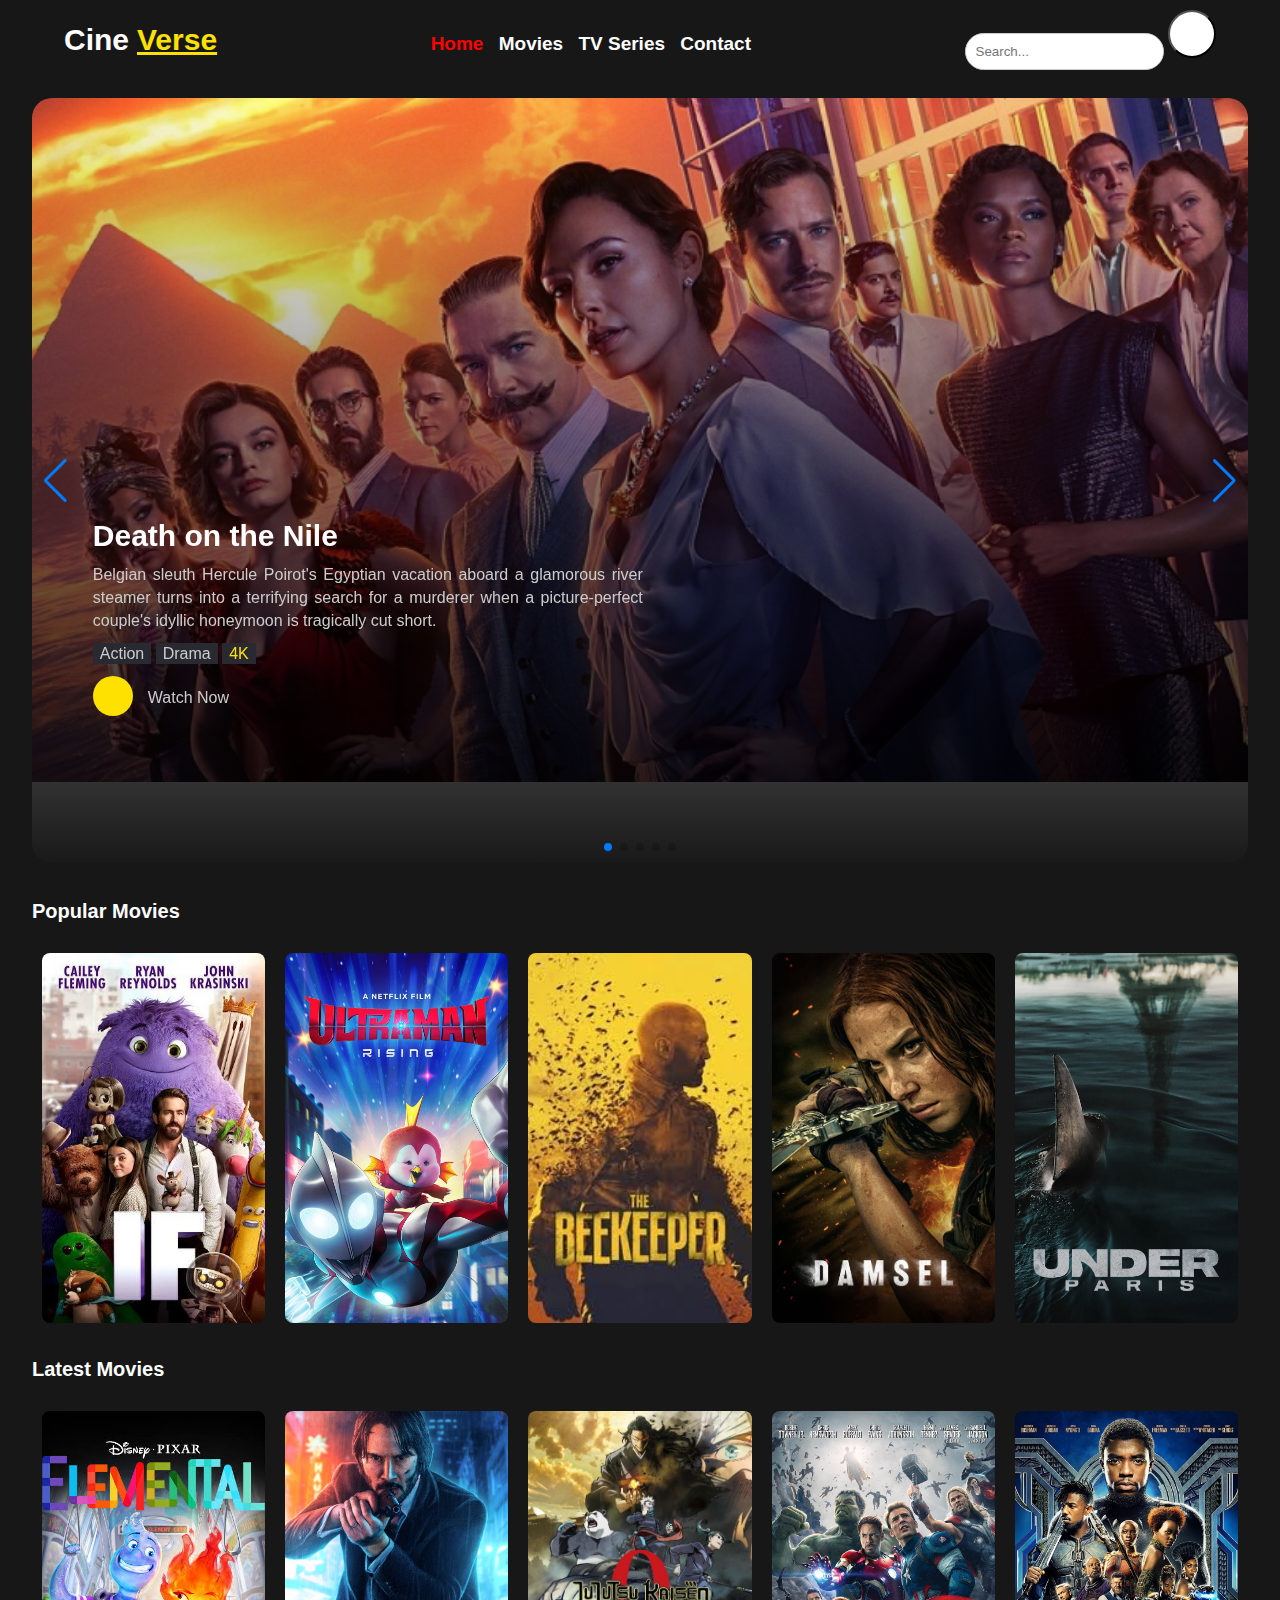
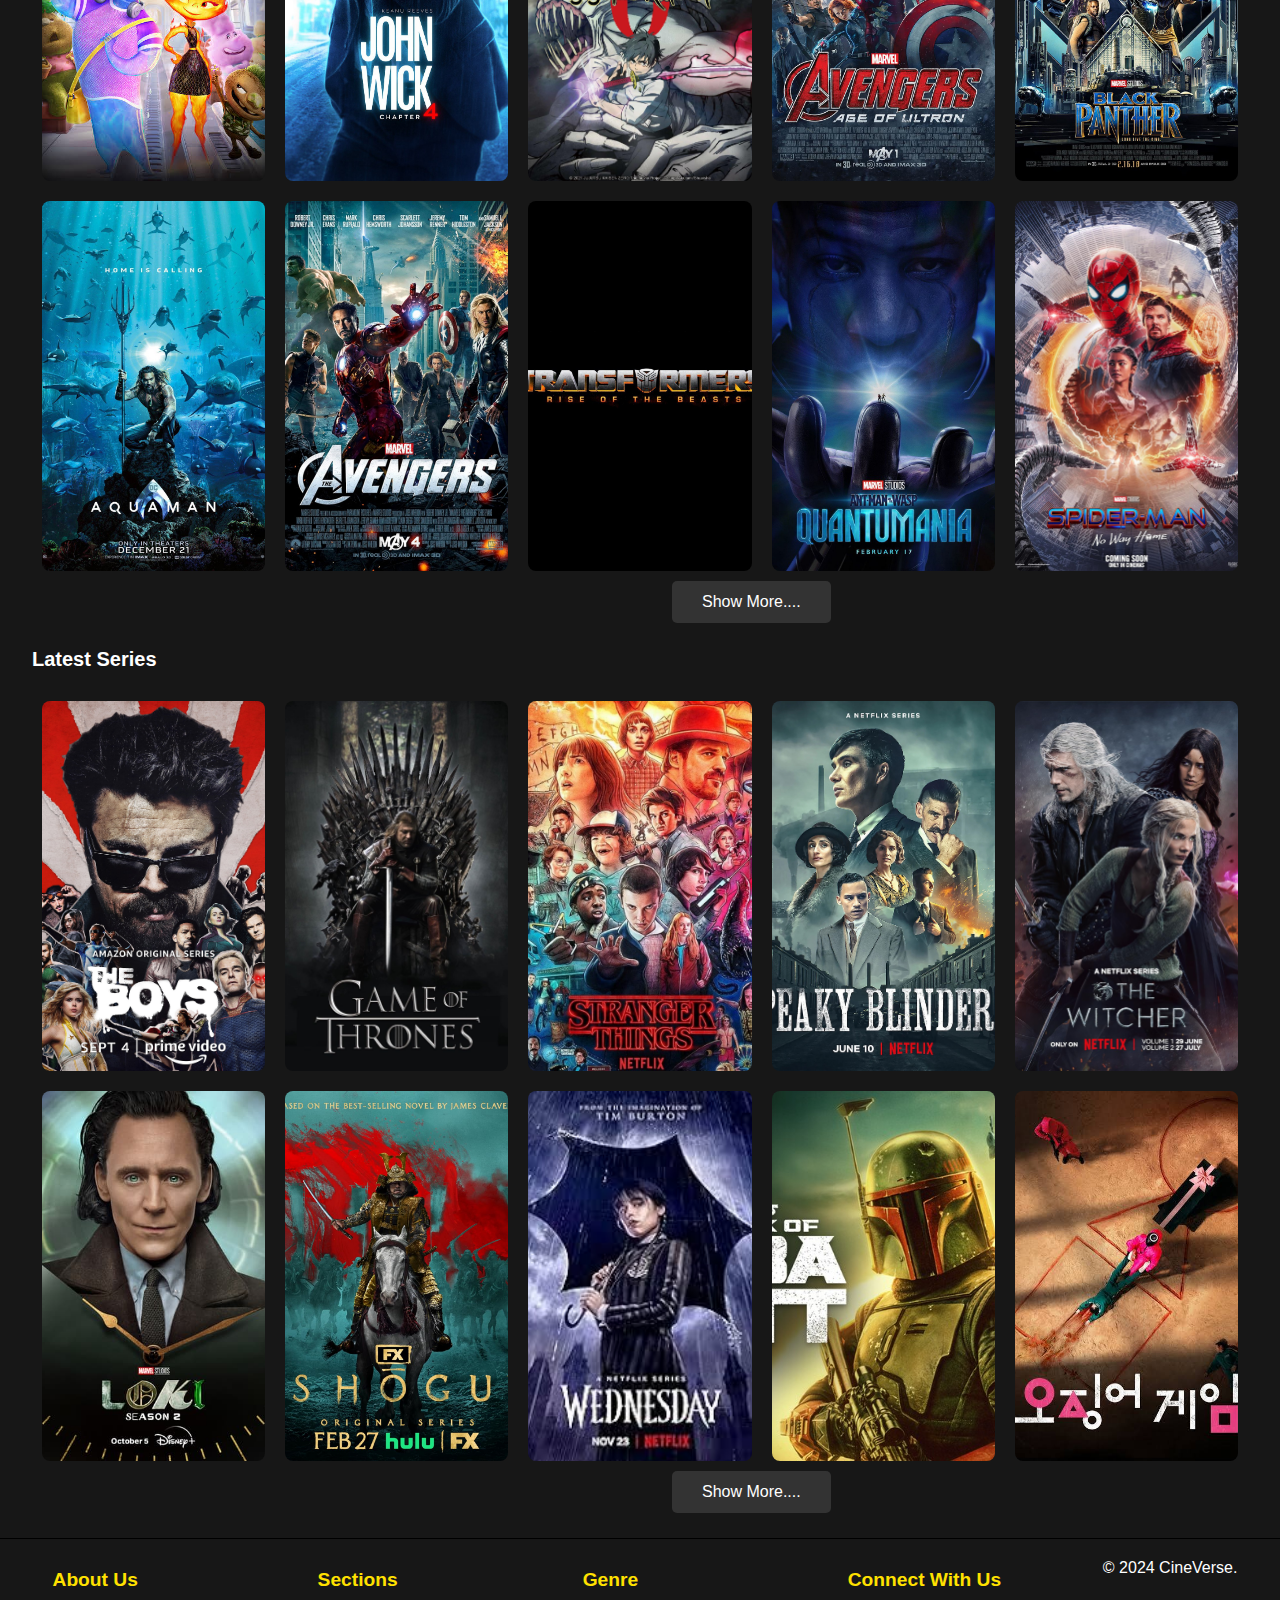
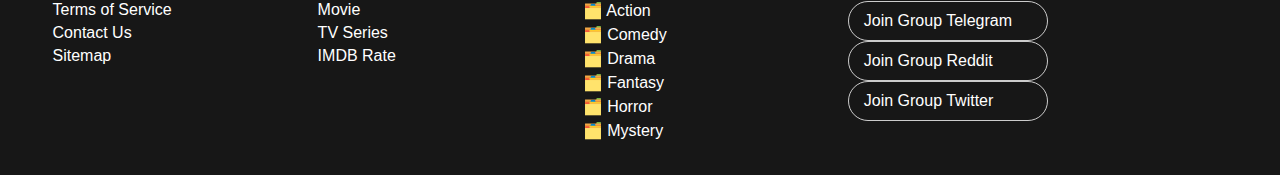
<file: index.html>
<!DOCTYPE html>
<html>
<head>
	<meta charset="utf-8">
	<meta name="viewport" content="width=device-width, initial-scale=1">
	<title>index/Home</title>
	<link rel="stylesheet" type="text/css" href="style.css">
	<link rel="stylesheet" href="video.css">
	<link rel="stylesheet" href="https://cdnjs.cloudflare.com/ajax/libs/font-awesome/6.5.2/css/all.min.css" integrity="sha512-SnH5WK+bZxgPHs44uWIX+LLJAJ9/2PkPKZ5QiAj6Ta86w+fsb2TkcmfRyVX3pBnMFcV7oQPJkl9QevSCWr3W6A==" crossorigin="anonymous" referrerpolicy="no-referrer" />
	<link rel="stylesheet" href="https://cdn.jsdelivr.net/npm/swiper@11/swiper-bundle.min.css" />
	<link href="https://cdn.jsdelivr.net/npm/bootstrap@5.0.2/dist/css/bootstrap.min.css" rel="stylesheet" integrity="sha384-EVSTQN3/azprG1Anm3QDgpJLIm9Nao0Yz1ztcQTwFspd3yD65VohhpuuCOmLASjC" crossorigin="anonymous">
</head>
<body>
	<section>

		<nav>
			
			<div class="logo">
                <a href="index.html">
                    <h1>Cine<span>Verse</span></h1>
                </a>
                
            </div>

			<div class="right">
				
				<ul>
					<li><a href="index.html" id="home-link">Home</a></li>
					<li><a href="movies.html" id="movies-link"> Movies</a></li>
					<li><a href="series.html" id="series-link">TV Series</a></li>
					<!-- <li><a href="#">Cartoons</a></li> -->
					<li><a href="contact.html" id="contact-link">Contact</a></li>
				</ul>

			</div>
			<div class="search">
            <input type="text" placeholder="Search...">
            <button type="submit"><i class="fa-solid fa-magnifying-glass"></i></button>
        	</div>

		</nav>


		<div class="swiper mySwiper">

			<!-- 1 -->
    		<div class="swiper-wrapper">
      			<div class="swiper-slide">
      				
      				<div class="image">
      					
      					<div class="black">
      						<h1>Death on the Nile</h1>
      						<div class="star">
      						<i class="fa-solid fa-star"></i>
      						<i class="fa-solid fa-star"></i>
      						<i class="fa-solid fa-star"></i>
      						<i class="fa-solid fa-star-half-stroke"></i>
      						<i class="fa-regular fa-star"></i>
      						</div>
      					

      					<p>
      						Belgian sleuth Hercule Poirot's Egyptian vacation aboard a glamorous river steamer turns into a terrifying search for a murderer when a picture-perfect couple's idyllic honeymoon is tragically cut short.
      					</p>
      					<div class="genre">
      						<a href="#" class="category">Action</a>
      						<a href="#" class="category">Drama</a>
      						<a href="#" class="category"><span>4K</span></a>
      					</div>
      					<div class="watch">
      						<i class="fa-solid fa-play"></i>
      						<p>Watch Now</p>
      					</div>
      				</div>
      					<img src="movie/image.webp">
      				</div>
      			
      			</div>
      			<!-- 2 -->
      			<div class="swiper-slide">
      				
      				<div class="image">
      					
      					<div class="black">
      						<h1>Bad Boys: Ride or Die</h1>
      						<div class="star">
      						<i class="fa-solid fa-star"></i>
      						<i class="fa-solid fa-star"></i>
      						<i class="fa-solid fa-star"></i>
      						<i class="fa-solid fa-star-half-stroke"></i>
      						<i class="fa-regular fa-star"></i>
      						</div>
      					

      					<p>
      						When their late police captain gets linked to drug cartels, wisecracking Miami cops Mike Lowrey and Marcus Burnett embark on a dangerous mission to clear his name.
      					</p>
      					<div class="genre">
      						<a href="#" class="category">Action</a>
      						<a href="#" class="category">Drama</a>
      						<a href="#" class="category"><span>4K</span></a>
      					</div>
      					<div class="watch">
      						<i class="fa-solid fa-play"></i>
      						<p>Watch Now</p>
      					</div>
      				</div>
      					<img src="movie/images1.webp">
      				</div>
      			
      			</div>

      			<!-- 3 -->
      			<div class="swiper-slide">
      				
      				<div class="image">
      					
      					<div class="black">
      						<h1>Avengers: Endgame</h1>
      						<div class="star">
      						<i class="fa-solid fa-star"></i>
      						<i class="fa-solid fa-star"></i>
      						<i class="fa-solid fa-star"></i>
      						<i class="fa-solid fa-star-half-stroke"></i>
      						<i class="fa-regular fa-star"></i>
      						</div>
      					

      					<p>
      						After Thanos, an intergalactic warlord, disintegrates half of the universe, the Avengers must reunite and assemble again to reinvigorate their trounced allies and restore balance
      					</p>
      					<div class="genre">
      						<a href="#" class="category">Action</a>
      						<a href="#" class="category">Drama</a>
      						<a href="#" class="category"><span>4K</span></a>
      					</div>
      					<div class="watch">
      						<i class="fa-solid fa-play"></i>
      						<p>Watch Now</p>
      					</div>
      				</div>
      					<img src="movie/image2.jpg">
      				</div>
      			
      			</div>

      			<!-- 4 -->
      			<div class="swiper-slide">
      				
      				<div class="image">
      					
      					<div class="black">
      						<h1>Bullet Train</h1>
      						<div class="star">
      						<i class="fa-solid fa-star"></i>
      						<i class="fa-solid fa-star"></i>
      						<i class="fa-solid fa-star"></i>
      						<i class="fa-solid fa-star-half-stroke"></i>
      						<i class="fa-regular fa-star"></i>
      						</div>
      					

      					<p>
      						Ladybug, a professional assassin, is assigned to retrieve a briefcase from a bullet train. Soon, he finds himself battling many other killers who board the same train but with a different objective.
      					</p>
      					<div class="genre">
      						<a href="#" class="category">Action</a>
      						<a href="#" class="category">Drama</a>
      						<a href="#" class="category"><span>4K</span></a>
      					</div>
      					<div class="watch">
      						<i class="fa-solid fa-play"></i>
      						<p>Watch Now</p>
      					</div>
      				</div>
      					<img src="movie/image3.jpg">
      				</div>
      			
      			</div>

      			<!-- 5 -->
      			<div class="swiper-slide">
      				
      				<div class="image">
      					
      					<div class="black">
      						<h1>Inside Out 2</h1>
      						<div class="star">
      						<i class="fa-solid fa-star"></i>
      						<i class="fa-solid fa-star"></i>
      						<i class="fa-solid fa-star"></i>
      						<i class="fa-solid fa-star-half-stroke"></i>
      						<i class="fa-regular fa-star"></i>
      						</div>
      					

      					<p>
      						Teenager Riley's mind headquarters is undergoing a sudden demolition to make room for something entirely unexpected: new Emotions! Joy, Sadness, Anger, Fear and Disgust, who’ve long been running a successful operation by all accounts, aren’t sure how to feel when Anxiety shows up. And it looks like she’s not alone.
      					</p>
      					<div class="genre">
      						<a href="#" class="category">Action</a>
      						<a href="#" class="category">Drama</a>
      						<a href="#" class="category"><span>4K</span></a>
      					</div>
      					<div class="watch">
      						<i class="fa-solid fa-play"></i>
      						<p>Watch Now</p>
      					</div>
      				</div>
      					<img src="movie/image4.jpg">
      				</div>
      			
      			</div>











    		</div>
    		<div class="swiper-button-next"></div>
    		<div class="swiper-button-prev"></div>
    		<div class="swiper-pagination"></div>
  </div>

	</section>

	<div class="second">
		<div class="latest">
			<h1>Popular Movies</h1>
			<div class="box">
				<div class="card">
					<div class="details">
						<div class="left">
							<p class="name">IF</p>
							<div class="data_quality">
								<p class="quality">HD</p>
								<p class="data">2024</p>
							</div>
							<p class="category">Animation/Comedy</p>
							<div class="info">
								<div class="rate">
									<i class="fa-solid fa-star"></i>
									<p>9.2</p>
								</div>
								<div class="time">
									<i class="fa-regular fa-clock"></i>
									<p>104min</p>
								</div>
							</div>
						</div>
						<div class="right">
							<i class="fa-solid fa-play"></i>
						</div>
					</div>
					<img src="movie/image5.jpg">
				</div>
				<div class="card">
					<div class="details">
						<div class="left">
							<p class="name">Ultraman: Rising</p>
							<div class="data_quality">
								<p class="quality">HD</p>
								<p class="data">2024</p>
							</div>
							<p class="category">Action/Sci-fi</p>
							<div class="info">
								<div class="rate">
									<i class="fa-solid fa-star"></i>
									<p>9.2</p>
								</div>
								<div class="time">
									<i class="fa-regular fa-clock"></i>
									<p>117min</p>
								</div>
							</div>
						</div>
						<div class="right">
							<i class="fa-solid fa-play"></i>
						</div>
					</div>
					<img src="movie/image6.jpg">
				</div>
				<div class="card">
					<div class="details">
						<div class="left">
							<p class="name">The Beekeeper</p>
							<div class="data_quality">
								<p class="quality">HD</p>
								<p class="data">2024</p>
							</div>
							<p class="category">Action/Thriller</p>
							<div class="info">
								<div class="rate">
									<i class="fa-solid fa-star"></i>
									<p>9.2</p>
								</div>
								<div class="time">
									<i class="fa-regular fa-clock"></i>
									<p>105min</p>
								</div>
							</div>
						</div>
						<div class="right">
							<i class="fa-solid fa-play"></i>
						</div>
					</div>
					<img src="movie/image7.jpg">
				</div>
				<div class="card">
					<div class="details">
						<div class="left">
							<p class="name">Damsel</p>
							<div class="data_quality">
								<p class="quality">HD</p>
								<p class="data">2024</p>
							</div>
							<p class="category">Action/Adventure</p>
							<div class="info">
								<div class="rate">
									<i class="fa-solid fa-star"></i>
									<p>9.2</p>
								</div>
								<div class="time">
									<i class="fa-regular fa-clock"></i>
									<p>110min</p>
								</div>
							</div>
						</div>
						<div class="right">
							<i class="fa-solid fa-play"></i>
						</div>
					</div>
					<img src="movie/image8.jpg">
				</div>
				<div class="card">
					<div class="details">
						<div class="left">
							<p class="name">Under Paris</p>
							<div class="data_quality">
								<p class="quality">HD</p>
								<p class="data">2024</p>
							</div>
							<p class="category">Horror/Action</p>
							<div class="info">
								<div class="rate">
									<i class="fa-solid fa-star"></i>
									<p>9.2</p>
								</div>
								<div class="time">
									<i class="fa-regular fa-clock"></i>
									<p>117min</p>
								</div>
							</div>
						</div>
						<div class="right">
							<i class="fa-solid fa-play"></i>
						</div>
					</div>
					<img src="movie/image9.jpg">
				</div>








			</div>
		</div>
	</div>






	<div class="second">
		<div class="latest">
			<h1>Latest Movies</h1>
			<div class="box">
				<div class="card">
					<div class="details">
						<div class="left">
							<p class="name">Elemental</p>
							<div class="data_quality">
								<p class="quality">HD</p>
								<p class="data">2023</p>
							</div>
							<p class="category">Family/Romance</p>
							<div class="info">
								<div class="rate">
									<i class="fa-solid fa-star"></i>
									<p>7</p>
								</div>
								<div class="time">
									<i class="fa-regular fa-clock"></i>
									<p>109min</p>
								</div>
							</div>
						</div>
						<div class="right">
							<a href="elemental.html"><i class="fa-solid fa-play"></i></a>
						</div>
					</div>
					<img src="movie/image10.jpg">
				</div>
				<div class="card">
					<div class="details">
						<div class="left">
							<p class="name">John Wick</p>
							<div class="data_quality">
								<p class="quality">HD</p>
								<p class="data">2023</p>
							</div>
							<p class="category">Action/Thriller</p>
							<div class="info">
								<div class="rate">
									<i class="fa-solid fa-star"></i>
									<p>7.7</p>
								</div>
								<div class="time">
									<i class="fa-regular fa-clock"></i>
									<p>169min</p>
								</div>
							</div>
						</div>
						<div class="right">
							<i class="fa-solid fa-play"></i>
						</div>
					</div>
					<img src="movie/55.jpeg">
				</div>
				<div class="card">
					<div class="details">
						<div class="left">
							<p class="name">Jujutsu Kaisen 0</p>
							<div class="data_quality">
								<p class="quality">4K</p>
								<p class="data">2021</p>
							</div>
							<p class="category">Action/Fantasy</p>
							<div class="info">
								<div class="rate">
									<i class="fa-solid fa-star"></i>
									<p>7.8</p>
								</div>
								<div class="time">
									<i class="fa-regular fa-clock"></i>
									<p>105min</p>
								</div>
							</div>
						</div>
						<div class="right">
							<i class="fa-solid fa-play"></i>
						</div>
					</div>
					<img src="movie/41.jpg">
				</div>
				<div class="card">
					<div class="details">
						<div class="left">
							<p class="name">Avenger:Age of Ultron</p>
							<div class="data_quality">
								<p class="quality">HD</p>
								<p class="data">2015</p>
							</div>
							<p class="category">Sci-fic/Action</p>
							<div class="info">
								<div class="rate">
									<i class="fa-solid fa-star"></i>
									<p>7.3</p>
								</div>
								<div class="time">
									<i class="fa-regular fa-clock"></i>
									<p>141min</p>
								</div>
							</div>
						</div>
						<div class="right">
							<i class="fa-solid fa-play"></i>
						</div>
					</div>
					<img src="movie/28.jpg">
				</div>
				<div class="card">
					<div class="details">
						<div class="left">
							<p class="name">Black Panther</p>
							<div class="data_quality">
								<p class="quality">HD</p>
								<p class="data">2018</p>
							</div>
							<p class="category">Sci-fi/Action</p>
							<div class="info">
								<div class="rate">
									<i class="fa-solid fa-star"></i>
									<p>7.3</p>
								</div>
								<div class="time">
									<i class="fa-regular fa-clock"></i>
									<p>135min</p>
								</div>
							</div>
						</div>
						<div class="right">
							<i class="fa-solid fa-play"></i>
						</div>
					</div>
					<img src="movie/51.jpeg">
				</div>










			</div>
			<!-- ---------------------------- -->
			<div class="box">
				<div class="card">
					<div class="details">
						<div class="left">
							<p class="name">Aquaman</p>
							<div class="data_quality">
								<p class="quality">HD</p>
								<p class="data">2018</p>
							</div>
							<p class="category">Action/Fantasy</p>
							<div class="info">
								<div class="rate">
									<i class="fa-solid fa-star"></i>
									<p>6.8</p>
								</div>
								<div class="time">
									<i class="fa-regular fa-clock"></i>
									<p>143min</p>
								</div>
							</div>
						</div>
						<div class="right">
							<i class="fa-solid fa-play"></i>
						</div>
					</div>
					<img src="movie/52.jpeg">
				</div>
				<div class="card">
					<div class="details">
						<div class="left">
							<p class="name">Avengers</p>
							<div class="data_quality">
								<p class="quality">4K</p>
								<p class="data">2012</p>
							</div>
							<p class="category">Action/Sci-fi</p>
							<div class="info">
								<div class="rate">
									<i class="fa-solid fa-star"></i>
									<p>9.2</p>
								</div>
								<div class="time">
									<i class="fa-regular fa-clock"></i>
									<p>117min</p>
								</div>
							</div>
						</div>
						<div class="right">
							<i class="fa-solid fa-play"></i>
						</div>
					</div>
					<img src="movie/32.jpg">
				</div>
				<div class="card">
					<div class="details">
						<div class="left">
							<p class="name">Transformers:Rise of the beast</p>
							<div class="data_quality">
								<p class="quality">HD</p>
								<p class="data">2023</p>
							</div>
							<p class="category">Action/Sci-fi</p>
							<div class="info">
								<div class="rate">
									<i class="fa-solid fa-star"></i>
									<p>7</p>
								</div>
								<div class="time">
									<i class="fa-regular fa-clock"></i>
									<p>144min</p>
								</div>
							</div>
						</div>
						<div class="right">
							<i class="fa-solid fa-play"></i>
						</div>
					</div>
					<img src="movie/56.jpeg">
				</div>
				<div class="card">
					<div class="details">
						<div class="left">
							<p class="name">Ant Man:Quantumania</p>
							<div class="data_quality">
								<p class="quality">HD</p>
								<p class="data">2023</p>
							</div>
							<p class="category">Action/Adventure</p>
							<div class="info">
								<div class="rate">
									<i class="fa-solid fa-star"></i>
									<p>9.2</p>
								</div>
								<div class="time">
									<i class="fa-regular fa-clock"></i>
									<p>110min</p>
								</div>
							</div>
						</div>
						<div class="right">
							<i class="fa-solid fa-play"></i>
						</div>
					</div>
					<img src="movie/60.jpeg">
				</div>
				<div class="card">
					<div class="details">
						<div class="left">
							<p class="name">Spiderman:No Way Home</p>
							<div class="data_quality">
								<p class="quality">4K</p>
								<p class="data">2024</p>
							</div>
							<p class="category">Sci-fi/Action</p>
							<div class="info">
								<div class="rate">
									<i class="fa-solid fa-star"></i>
									<p>9.2</p>
								</div>
								<div class="time">
									<i class="fa-regular fa-clock"></i>
									<p>117min</p>
								</div>
							</div>
						</div>
						<div class="right">
							<i class="fa-solid fa-play"></i>
						</div>
					</div>
					<img src="movie/47.jpg">
				</div>

			








			</div>
			<!-- ---------------------------- -->
			<a href="movies.html" class="btn">Show More....</a>
		</div>
	</div>




	<div class="second">
		<div class="latest">
			<h1>Latest Series</h1>
			<div class="box">
				<div class="card">
                    <div class="details">
                        <div class="left">
                            <p class="name">The Boys</p>
                            <div class="data_quality">
                                <p class="quality">HD</p>
                                <p class="data">2019</p>
                            </div>
                            <p class="category">Action/Drama</p>
                            <div class="info">
                                <div class="rate">
                                    <i class="fa-solid fa-star"></i>
                                    <p>9.1</p>
                                </div>
                                <div class="time">
                                    <i class="fa-solid fa-tv"></i>
                                    <p>SS 4/EPS 07</p>
                                </div>
                            </div>
                        </div>
                        <div class="right">
                            <a href="theboys.html"><i class="fa-solid fa-play"></i></a>
                        </div>
                    </div>
                    <img src="movie/18.jpeg">
                </div>
				<div class="card">
                    <div class="details">
                        <div class="left">
                            <p class="name">Game of Throne</p>
                            <div class="data_quality">
                                <p class="quality">HD</p>
                                <p class="data">2011</p>
                            </div>
                            <p class="category">Action/Drama</p>
                            <div class="info">
                                <div class="rate">
                                    <i class="fa-solid fa-star"></i>
                                    <p>9.1</p>
                                </div>
                                <div class="time">
                                    <i class="fa-solid fa-tv"></i>
                                    <p>SS 8/EPS 07</p>
                                </div>
                            </div>
                        </div>
                        <div class="right">
                            <a href="theboys.html"><i class="fa-solid fa-play"></i></a>
                        </div>
                    </div>
                    <img src="movie/31.jpg">
                </div>
				<div class="card">
                    <div class="details">
                        <div class="left">
                            <p class="name">Stranger Things</p>
                            <div class="data_quality">
                                <p class="quality">HD</p>
                                <p class="data">2016</p>
                            </div>
                            <p class="category">Horror/Drama</p>
                            <div class="info">
                                <div class="rate">
                                    <i class="fa-solid fa-star"></i>
                                    <p>9.0</p>
                                </div>
                                <div class="time">
                                    <i class="fa-solid fa-tv"></i>
                                    <p>SS 4/EPS 09</p>
                                </div>
                            </div>
                        </div>
                        <div class="right">
                            <a href="theboys.html"><i class="fa-solid fa-play"></i></a>
                        </div>
                    </div>
                    <img src="movie/image13.jpg">
                </div>
				<div class="card">
                    <div class="details">
                        <div class="left">
                            <p class="name">Peaky Blinders</p>
                            <div class="data_quality">
                                <p class="quality">HD</p>
                                <p class="data">2013</p>
                            </div>
                            <p class="category">Drama</p>
                            <div class="info">
                                <div class="rate">
                                    <i class="fa-solid fa-star"></i>
                                    <p>9.5</p>
                                </div>
                                <div class="time">
                                    <i class="fa-solid fa-tv"></i>
                                    <p>SS 6/EPS 06</p>
                                </div>
                            </div>
                        </div>
                        <div class="right">
                            <a href="theboys.html"><i class="fa-solid fa-play"></i></a>
                        </div>
                    </div>
                    <img src="movie/45.jpg">
                </div>
				<div class="card">
                    <div class="details">
                        <div class="left">
                            <p class="name">The Witcher</p>
                            <div class="data_quality">
                                <p class="quality">HD</p>
                                <p class="data">2019</p>
                            </div>
                            <p class="category">Action/Drama</p>
                            <div class="info">
                                <div class="rate">
                                    <i class="fa-solid fa-star"></i>
                                    <p>9.1</p>
                                </div>
                                <div class="time">
                                    <i class="fa-solid fa-tv"></i>
                                    <p>SS 3/EPS 08</p>
                                </div>
                            </div>
                        </div>
                        <div class="right">
                            <a href="theboys.html"><i class="fa-solid fa-play"></i></a>
                        </div>
                    </div>
                    <img src="movie/22.jpg">
                </div>








			</div>
			<!-- ------------------------------- -->
			<div class="box">
				<div class="card">
                    <div class="details">
                        <div class="left">
                            <p class="name">Loki</p>
                            <div class="data_quality">
                                <p class="quality">HD</p>
                                <p class="data">2021</p>
                            </div>
                            <p class="category">Action</p>
                            <div class="info">
                                <div class="rate">
                                    <i class="fa-solid fa-star"></i>
                                    <p>9.1</p>
                                </div>
                                <div class="time">
                                    <i class="fa-solid fa-tv"></i>
                                    <p>SS 2/EPS 07</p>
                                </div>
                            </div>
                        </div>
                        <div class="right">
                            <a href="theboys.html"><i class="fa-solid fa-play"></i></a>
                        </div>
                    </div>
                    <img src="movie/20.jpg">
                </div>
				<div class="card">
                    <div class="details">
                        <div class="left">
                            <p class="name">Shōgun</p>
                            <div class="data_quality">
                                <p class="quality">HD</p>
                                <p class="data">2024</p>
                            </div>
                            <p class="category">Drama</p>
                            <div class="info">
                                <div class="rate">
                                    <i class="fa-solid fa-star"></i>
                                    <p>9.1</p>
                                </div>
                                <div class="time">
                                    <i class="fa-solid fa-tv"></i>
                                    <p>SS 1/EPS 10</p>
                                </div>
                            </div>
                        </div>
                        <div class="right">
                            <a href="theboys.html"><i class="fa-solid fa-play"></i></a>
                        </div>
                    </div>
                    <img src="movie/29.jpg">
                </div>
				<div class="card">
                    <div class="details">
                        <div class="left">
                            <p class="name">Wednesday</p>
                            <div class="data_quality">
                                <p class="quality">HD</p>
                                <p class="data">2022</p>
                            </div>
                            <p class="category">Horror</p>
                            <div class="info">
                                <div class="rate">
                                    <i class="fa-solid fa-star"></i>
                                    <p>9.1</p>
                                </div>
                                <div class="time">
                                    <i class="fa-solid fa-tv"></i>
                                    <p>SS 1/EPS 08</p>
                                </div>
                            </div>
                        </div>
                        <div class="right">
                            <a href="theboys.html"><i class="fa-solid fa-play"></i></a>
                        </div>
                    </div>
                    <img src="movie/99.jpg">
                </div>
				<div class="card">
                    <div class="details">
                        <div class="left">
                            <p class="name">The Book of Boba Fett</p>
                            <div class="data_quality">
                                <p class="quality">HD</p>
                                <p class="data">2021</p>
                            </div>
                            <p class="category">Action</p>
                            <div class="info">
                                <div class="rate">
                                    <i class="fa-solid fa-star"></i>
                                    <p>8.0</p>
                                </div>
                                <div class="time">
                                    <i class="fa-solid fa-tv"></i>
                                    <p>SS 1/EPS 07</p>
                                </div>
                            </div>
                        </div>
                        <div class="right">
                            <a href="theboys.html"><i class="fa-solid fa-play"></i></a>
                        </div>
                    </div>
                    <img src="movie/15.jpeg">
                </div>
				<div class="card">
                    <div class="details">
                        <div class="left">
                            <p class="name">Squid Game</p>
                            <div class="data_quality">
                                <p class="quality">HD</p>
                                <p class="data">2021</p>
                            </div>
                            <p class="category">Thriller</p>
                            <div class="info">
                                <div class="rate">
                                    <i class="fa-solid fa-star"></i>
                                    <p>9.1</p>
                                </div>
                                <div class="time">
                                    <i class="fa-solid fa-tv"></i>
                                    <p>SS 1/EPS 09</p>
                                </div>
                            </div>
                        </div>
                        <div class="right">
                            <a href="theboys.html"><i class="fa-solid fa-play"></i></a>
                        </div>
                    </div>
                    <img src="movie/98.jpg">
                </div>

			








			</div>
			<a href="series.html" class="btn">Show More....</a>
		</div>
	</div>
	<footer id="footer">
    <div class="footer-section">
        <h2>About Us</h2>
        <a href="#" class="about">Terms of Service</a>
        <a href="#" class="about">Contact Us</a>
        <a href="#" class="about">Sitemap</a>
    </div>
    <div class="footer-section">
        <h2>Sections</h2>
        <a href="#">Movie</a>
        <a href="#">TV Series</a>
        <a href="#">IMDB Rate</a>
    </div> 
    <div class="footer-section">
        <h2>Genre</h2>
        <a href="#" class="about">🗂️ Action</a>
        <a href="#" class="about">🗂️ Comedy</a>
        <a href="#" class="about">🗂️ Drama</a>
        <a href="#" class="about">🗂️ Fantasy</a>
        <a href="#" class="about">🗂️ Horror</a>
        <a href="#" class="about">🗂️ Mystery</a>
    </div>
    <div class="footer-section">
        <h2>Connect With Us</h2>
        <div class="connect">
            <a href="#"><i class="fa-brands fa-telegram"></i>Join Group Telegram</a>
        </div>
        <div class="connect">
            <a href="#"><i class="fa-brands fa-reddit"></i>Join Group Reddit</a>
        </div>
        <div class="connect"> 
            <a href="#"><i class="fa-brands fa-twitter"></i>Join Group Twitter</a>
        </div>
    </div>
    <p>&copy; 2024 CineVerse.</p>
</footer>










	 <!-- Swiper JS -->
  <script src="https://cdn.jsdelivr.net/npm/swiper@11/swiper-bundle.min.js"></script>

  <!-- Initialize Swiper -->
  <script src="movies.js">

  	 
  </script>

</body>
</html>
</file>
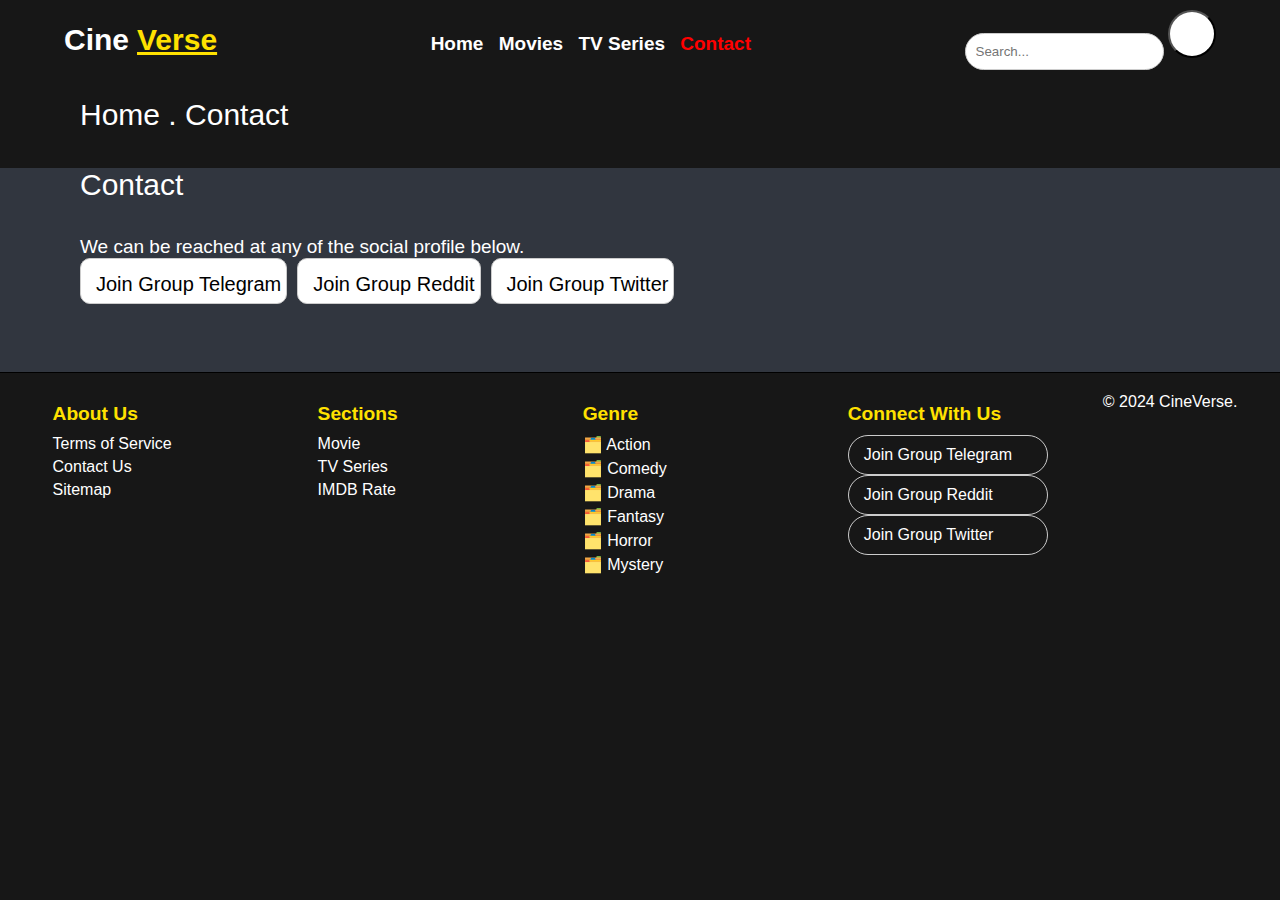
<file: contact.html>
<!DOCTYPE html>
<html>
<head>
	<meta charset="utf-8">
	<meta name="viewport" content="width=device-width, initial-scale=1">
	<title>Contact</title>
	<link rel="stylesheet" type="text/css" href="style.css">
	<link rel="stylesheet" href="video.css">
	<link rel="stylesheet" href="https://cdnjs.cloudflare.com/ajax/libs/font-awesome/6.5.2/css/all.min.css" integrity="sha512-SnH5WK+bZxgPHs44uWIX+LLJAJ9/2PkPKZ5QiAj6Ta86w+fsb2TkcmfRyVX3pBnMFcV7oQPJkl9QevSCWr3W6A==" crossorigin="anonymous" referrerpolicy="no-referrer" />
	<link rel="stylesheet" href="https://cdn.jsdelivr.net/npm/swiper@11/swiper-bundle.min.css" />
	<link href="https://cdn.jsdelivr.net/npm/bootstrap@5.0.2/dist/css/bootstrap.min.css" rel="stylesheet" integrity="sha384-EVSTQN3/azprG1Anm3QDgpJLIm9Nao0Yz1ztcQTwFspd3yD65VohhpuuCOmLASjC" crossorigin="anonymous">
</head>
<body>
	<section>
		<nav>
			
			<div class="logo">
                <a href="index.html">
                    <h1>Cine<span>Verse</span></h1>
                </a>
                
            </div>

			<div class="right">
				
				<ul>
					<li><a href="index.html" id="home-link">Home</a></li>
					<li><a href="movies.html" id="movies-link"> Movies</a></li>
					<li><a href="series.html" id="series-link">TV Series</a></li>
					<!-- <li><a href="#">Cartoons</a></li> -->
					<li><a href="contact.html" id="contact-link">Contact</a></li>
				</ul>

			</div>
			<div class="search">
            <input type="text" placeholder="Search...">
            <button type="submit"><i class="fa-solid fa-magnifying-glass"></i></button>
        	</div>

		</nav>
		 <div class="title1">
		 	Home  .  Contact
		 </div> 
		 <br><br>
		 <div class="title">
            Contact
            <br><br>
            <div class="title3">
            	We can be reached at any of the social profile below.
            </div>
            <div class="connect1">
            	<div class="connect2">
            <a href="#"><i class="fa-brands fa-telegram"></i>Join Group Telegram</a>
        </div>
        <div class="connect2">
            <a href="#"><i class="fa-brands fa-reddit"></i>Join Group Reddit</a>
        </div>
        <div class="connect2"> 
            <a href="#"u><i class="fa-brands fa-twitter"></i>Join Group Twitter</a>
        </div>
            </div>
            
            <br><br>
        </div>
        <footer id="footer">
    <div class="footer-section">
        <h2>About Us</h2>
        <a href="#" class="about">Terms of Service</a>
        <a href="#" class="about">Contact Us</a>
        <a href="#" class="about">Sitemap</a>
    </div>
    <div class="footer-section">
        <h2>Sections</h2>
        <a href="#">Movie</a>
        <a href="#">TV Series</a>
        <a href="#">IMDB Rate</a>
    </div> 
    <div class="footer-section">
        <h2>Genre</h2>
        <a href="#" class="about">🗂️ Action</a>
        <a href="#" class="about">🗂️ Comedy</a>
        <a href="#" class="about">🗂️ Drama</a>
        <a href="#" class="about">🗂️ Fantasy</a>
        <a href="#" class="about">🗂️ Horror</a>
        <a href="#" class="about">🗂️ Mystery</a>
    </div>
    <div class="footer-section">
        <h2>Connect With Us</h2>
        <div class="connect">
            <a href="#"><i class="fa-brands fa-telegram"></i>Join Group Telegram</a>
        </div>
        <div class="connect">
            <a href="#"><i class="fa-brands fa-reddit"></i>Join Group Reddit</a>
        </div>
        <div class="connect"> 
            <a href="#"><i class="fa-brands fa-twitter"></i>Join Group Twitter</a>
        </div>
    </div>
    <p>&copy; 2024 CineVerse.</p>
</footer>


	</section>



	
	<script src="movies.js">
		
	</script>
</body>
</html>
</file>
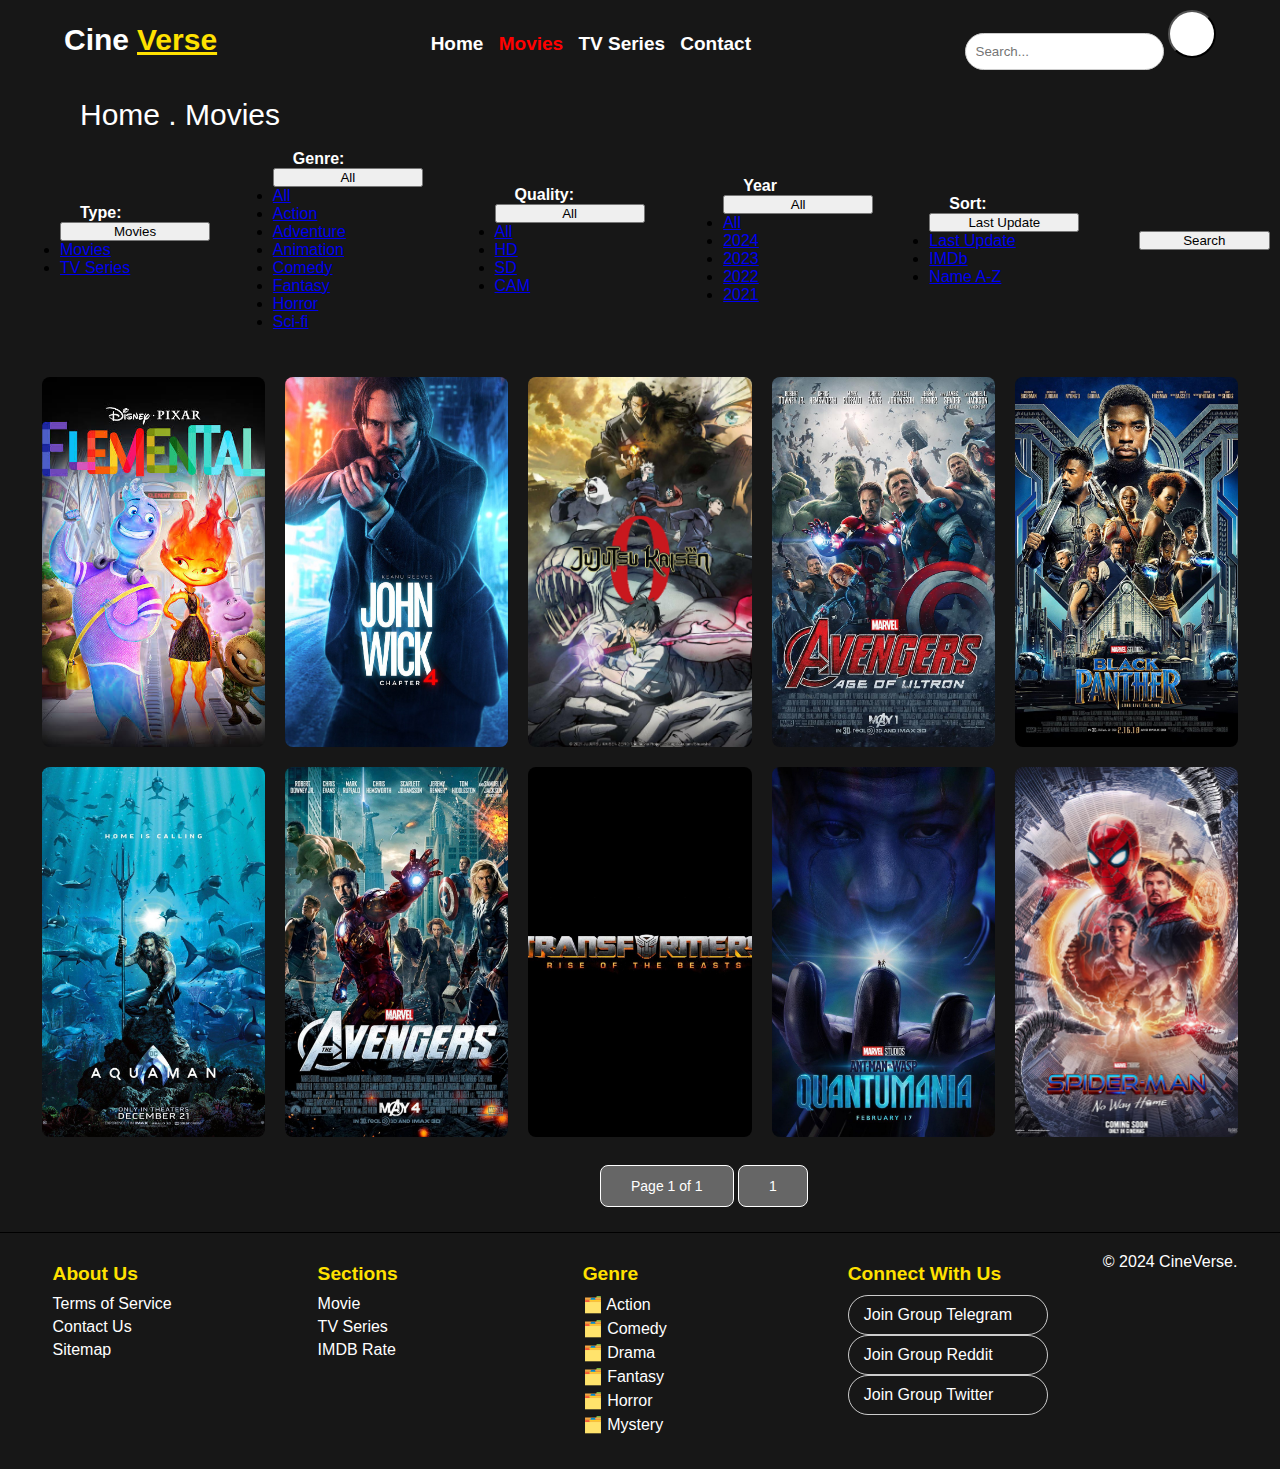
<file: movies.html>
<!DOCTYPE html>
<html>
<head>
    <meta charset="utf-8">
    <meta name="viewport" content="width=device-width, initial-scale=1">
    <title>Movies</title>
    <link rel="stylesheet" type="text/css" href="style.css">
    <link rel="stylesheet" href="video.css">
    <link href="https://cdn.jsdelivr.net/npm/bootstrap@5.0.2/dist/css/bootstrap.min.css" rel="stylesheet" integrity="sha384-EVSTQN3/azprG1Anm3QDgpJLIm9Nao0Yz1ztcQTwFspd3yD65VohhpuuCOmLASjC" crossorigin="anonymous">
    <link rel="stylesheet" href="https://cdnjs.cloudflare.com/ajax/libs/font-awesome/6.5.2/css/all.min.css" integrity="sha512-SnH5WK+bZxgPHs44uWIX+LLJAJ9/2PkPKZ5QiAj6Ta86w+fsb2TkcmfRyVX3pBnMFcV7oQPJkl9QevSCWr3W6A==" crossorigin="anonymous" referrerpolicy="no-referrer" />
    <link rel="stylesheet" href="https://cdn.jsdelivr.net/npm/swiper@11/swiper-bundle.min.css" />
    <script src="https://cdn.jsdelivr.net/npm/bootstrap@5.0.2/dist/js/bootstrap.bundle.min.js" integrity="sha384-MrcW6ZMFYlzcLA8Nl+NtUVF0sA7MsXsP1UyJoMp4YLEuNSfAP+JcXn/tWtIaxVXM" crossorigin="anonymous"></script>
    <script src="https://cdn.jsdelivr.net/npm/@popperjs/core@2.10.2/dist/umd/popper.min.js"></script>
</head>
<body>
    <section>

        <nav>
            
            <div class="logo">
                <a href="index.html">
                    <h1>Cine<span>Verse</span></h1>
                </a>
                
            </div>

            <div class="right">
                
                <ul>
                    <li><a href="index.html" id="home-link">Home</a></li>
                    <li><a href="movies.html" id="movies-link"> Movies</a></li>
                    <li><a href="series.html" id="series-link">TV Series</a></li>
                    <!-- <li><a href="#">Cartoons</a></li> -->
                    <li><a href="contact.html" id="contact-link">Contact</a></li>
                </ul>

            </div>
            <div class="search">
            <input type="text" placeholder="Search...">
            <button type="submit"><i class="fa-solid fa-magnifying-glass"></i></button>
            </div>

        </nav>
        <div class="title1">
             Home  .  Movies
        </div>
        <br>
         <!-- 1 -->
         <div class="dropdown-container">
             
         
        <div class="dropdown">
            <span class="dropdown-label">Type:</span>
            <button class="btn btn-secondary dropdown-toggle custom-btn" type="button" id="dropdownMenuButton1" data-bs-toggle="dropdown" aria-expanded="false">
                <span id="selectedType">Movies</span>
            </button>
            <ul class="dropdown-menu" aria-labelledby="dropdownMenuButton1">
                <li><a class="dropdown-item" href="#" onclick="selectItem('Type', 'Movies')">Movies</a></li>
                <li><a class="dropdown-item" href="#" onclick="selectItem('Type', 'TV Series')">TV Series</a></li>
            </ul>
        </div>
            <!-- 2 -->
        <div class="dropdown">
            <span class="dropdown-label">Genre:</span>
            <button class="btn btn-secondary dropdown-toggle custom-btn" type="button" id="dropdownMenuButton2" data-bs-toggle="dropdown" aria-expanded="false">
                <span id="selectedgenre">All</span>
            </button>
            <ul class="dropdown-menu" aria-labelledby="dropdownMenuButton1">
                <li><a class="dropdown-item" href="#" onclick="selectItem('genre', 'All')">All</a></li>
                <li><a class="dropdown-item" href="#" onclick="selectItem('genre', 'Action')">Action</a></li>
                <li><a class="dropdown-item" href="#" onclick="selectItem('genre', 'Adventure')">Adventure</a></li>
                <li><a class="dropdown-item" href="#" onclick="selectItem('genre', 'Animation')">Animation</a></li>
                <li><a class="dropdown-item" href="#" onclick="selectItem('genre', 'Comedy')">Comedy</a></li>
                <li><a class="dropdown-item" href="#" onclick="selectItem('genre', 'Fantasy')">Fantasy</a></li>
                <li><a class="dropdown-item" href="#" onclick="selectItem('genre', 'Horror')">Horror</a></li>
                <li><a class="dropdown-item" href="#" onclick="selectItem('genre', 'Sci-fi')">Sci-fi</a></li>
            </ul>
        </div>
            <!-- 3 -->
            <div class="dropdown">
            <span class="dropdown-label">Quality:</span>
            <button class="btn btn-secondary dropdown-toggle custom-btn" type="button" id="dropdownMenuButton3" data-bs-toggle="dropdown" aria-expanded="false">
                <span id="selectedquality">All</span>
            </button>
            <ul class="dropdown-menu" aria-labelledby="dropdownMenuButton1">
                <li><a class="dropdown-item" href="#" onclick="selectItem('quality', 'All')">All</a></li>
                <li><a class="dropdown-item" href="#" onclick="selectItem('quality', 'HD')">HD</a></li>
                <li><a class="dropdown-item" href="#" onclick="selectItem('quality', 'SD')">SD</a></li>
                <li><a class="dropdown-item" href="#" onclick="selectItem('quality', 'CAM')">CAM</a></li>

            </ul>
        </div>
            <!-- 4 -->
            <div class="dropdown">
            <span class="dropdown-label">Year</span>
            <button class="btn btn-secondary dropdown-toggle custom-btn" type="button" id="dropdownMenuButton4" data-bs-toggle="dropdown" aria-expanded="false">
                <span id="selectedyear">All</span>
            </button>
            <ul class="dropdown-menu" aria-labelledby="dropdownMenuButton1">
                <li><a class="dropdown-item" href="#" onclick="selectItem('year', 'All')">All</a></li>
                <li><a class="dropdown-item" href="#" onclick="selectItem('year', '2024')">2024</a></li>
                <li><a class="dropdown-item" href="#" onclick="selectItem('year', '2023')">2023</a></li>
                <li><a class="dropdown-item" href="#" onclick="selectItem('year', '2022')">2022</a></li>
                <li><a class="dropdown-item" href="#" onclick="selectItem('year', '2021')">2021</a></li>
            </ul>
        </div>
            <!-- 5
             -->
            <div class="dropdown">
            <span class="dropdown-label">Sort:</span>
            <button class="btn btn-secondary dropdown-toggle custom-btn" type="button" id="dropdownMenuButton5" data-bs-toggle="dropdown" aria-expanded="false">
                <span id="selectedsort">Last Update</span>
            </button>
            <ul class="dropdown-menu" aria-labelledby="dropdownMenuButton1">
                <li><a class="dropdown-item" href="#" onclick="selectItem('sort', 'Last Update')"><i class="fa-regular fa-clock"></i> Last Update</a></li>
                <li><a class="dropdown-item" href="#" onclick="selectItem('sort', 'IMDb')"><i class="fa-solid fa-chart-area"></i> IMDb</a></li>
                <li><a class="dropdown-item" href="#" onclick="selectItem('sort', 'Name A-Z')"><i class="fa-solid fa-arrow-down-a-z"></i> Name A-Z</a></li>
            </ul>
        </div>
        
        <button class="btn btn-primary custom-btn search2" type="button">Search <i class="fa-solid fa-magnifying-glass"></i></button>
        </div>
        <br><br>


        <div class="second">
        <div class="latest">
            

            <div class="box">
                <div class="card">
                    <div class="details">
                        <div class="left">
                            <p class="name">Elemental</p>
                            <div class="data_quality">
                                <p class="quality">HD</p>
                                <p class="data">2023</p>
                            </div>
                            <p class="category">Family/Romance</p>
                            <div class="info">
                                <div class="rate">
                                    <i class="fa-solid fa-star"></i>
                                    <p>7</p>
                                </div>
                                <div class="time">
                                    <i class="fa-regular fa-clock"></i>
                                    <p>109min</p>
                                </div>
                            </div>
                        </div>
                        <div class="right">
                            <a href="elemental.html"><i class="fa-solid fa-play"></i></a>
                        </div>
                    </div>
                    <img src="movie/image10.jpg">
                </div>
                <div class="card">
                    <div class="details">
                        <div class="left">
                            <p class="name">John Wick</p>
                            <div class="data_quality">
                                <p class="quality">HD</p>
                                <p class="data">2023</p>
                            </div>
                            <p class="category">Action/Thriller</p>
                            <div class="info">
                                <div class="rate">
                                    <i class="fa-solid fa-star"></i>
                                    <p>7.7</p>
                                </div>
                                <div class="time">
                                    <i class="fa-regular fa-clock"></i>
                                    <p>169min</p>
                                </div>
                            </div>
                        </div>
                        <div class="right">
                            <i class="fa-solid fa-play"></i>
                        </div>
                    </div>
                    <img src="movie/55.jpeg">
                </div>
                <div class="card">
                    <div class="details">
                        <div class="left">
                            <p class="name">Jujutsu Kaisen 0</p>
                            <div class="data_quality">
                                <p class="quality">4K</p>
                                <p class="data">2021</p>
                            </div>
                            <p class="category">Action/Fantasy</p>
                            <div class="info">
                                <div class="rate">
                                    <i class="fa-solid fa-star"></i>
                                    <p>7.8</p>
                                </div>
                                <div class="time">
                                    <i class="fa-regular fa-clock"></i>
                                    <p>105min</p>
                                </div>
                            </div>
                        </div>
                        <div class="right">
                            <i class="fa-solid fa-play"></i>
                        </div>
                    </div>
                    <img src="movie/41.jpg">
                </div>
                <div class="card">
                    <div class="details">
                        <div class="left">
                            <p class="name">Avenger:Age of Ultron</p>
                            <div class="data_quality">
                                <p class="quality">HD</p>
                                <p class="data">2015</p>
                            </div>
                            <p class="category">Sci-fic/Action</p>
                            <div class="info">
                                <div class="rate">
                                    <i class="fa-solid fa-star"></i>
                                    <p>7.3</p>
                                </div>
                                <div class="time">
                                    <i class="fa-regular fa-clock"></i>
                                    <p>141min</p>
                                </div>
                            </div>
                        </div>
                        <div class="right">
                            <i class="fa-solid fa-play"></i>
                        </div>
                    </div>
                    <img src="movie/28.jpg">
                </div>
                <div class="card">
                    <div class="details">
                        <div class="left">
                            <p class="name">Black Panther</p>
                            <div class="data_quality">
                                <p class="quality">HD</p>
                                <p class="data">2018</p>
                            </div>
                            <p class="category">Sci-fi/Action</p>
                            <div class="info">
                                <div class="rate">
                                    <i class="fa-solid fa-star"></i>
                                    <p>7.3</p>
                                </div>
                                <div class="time">
                                    <i class="fa-regular fa-clock"></i>
                                    <p>135min</p>
                                </div>
                            </div>
                        </div>
                        <div class="right">
                            <i class="fa-solid fa-play"></i>
                        </div>
                    </div>
                    <img src="movie/51.jpeg">
                </div>










            </div>
            <!-- ---------------------------- -->
            <div class="box">
                <div class="card">
                    <div class="details">
                        <div class="left">
                            <p class="name">Aquaman</p>
                            <div class="data_quality">
                                <p class="quality">HD</p>
                                <p class="data">2018</p>
                            </div>
                            <p class="category">Action/Fantasy</p>
                            <div class="info">
                                <div class="rate">
                                    <i class="fa-solid fa-star"></i>
                                    <p>6.8</p>
                                </div>
                                <div class="time">
                                    <i class="fa-regular fa-clock"></i>
                                    <p>143min</p>
                                </div>
                            </div>
                        </div>
                        <div class="right">
                            <i class="fa-solid fa-play"></i>
                        </div>
                    </div>
                    <img src="movie/52.jpeg">
                </div>
                <div class="card">
                    <div class="details">
                        <div class="left">
                            <p class="name">Avengers</p>
                            <div class="data_quality">
                                <p class="quality">4K</p>
                                <p class="data">2012</p>
                            </div>
                            <p class="category">Action/Sci-fi</p>
                            <div class="info">
                                <div class="rate">
                                    <i class="fa-solid fa-star"></i>
                                    <p>9.2</p>
                                </div>
                                <div class="time">
                                    <i class="fa-regular fa-clock"></i>
                                    <p>117min</p>
                                </div>
                            </div>
                        </div>
                        <div class="right">
                            <i class="fa-solid fa-play"></i>
                        </div>
                    </div>
                    <img src="movie/32.jpg">
                </div>
                <div class="card">
                    <div class="details">
                        <div class="left">
                            <p class="name">Transformers:Rise of the beast</p>
                            <div class="data_quality">
                                <p class="quality">HD</p>
                                <p class="data">2023</p>
                            </div>
                            <p class="category">Action/Sci-fi</p>
                            <div class="info">
                                <div class="rate">
                                    <i class="fa-solid fa-star"></i>
                                    <p>7</p>
                                </div>
                                <div class="time">
                                    <i class="fa-regular fa-clock"></i>
                                    <p>144min</p>
                                </div>
                            </div>
                        </div>
                        <div class="right">
                            <i class="fa-solid fa-play"></i>
                        </div>
                    </div>
                    <img src="movie/56.jpeg">
                </div>
                <div class="card">
                    <div class="details">
                        <div class="left">
                            <p class="name">Ant Man:Quantumania</p>
                            <div class="data_quality">
                                <p class="quality">HD</p>
                                <p class="data">2023</p>
                            </div>
                            <p class="category">Action/Adventure</p>
                            <div class="info">
                                <div class="rate">
                                    <i class="fa-solid fa-star"></i>
                                    <p>9.2</p>
                                </div>
                                <div class="time">
                                    <i class="fa-regular fa-clock"></i>
                                    <p>110min</p>
                                </div>
                            </div>
                        </div>
                        <div class="right">
                            <i class="fa-solid fa-play"></i>
                        </div>
                    </div>
                    <img src="movie/60.jpeg">
                </div>
                <div class="card">
                    <div class="details">
                        <div class="left">
                            <p class="name">Spiderman:No Way Home</p>
                            <div class="data_quality">
                                <p class="quality">4K</p>
                                <p class="data">2024</p>
                            </div>
                            <p class="category">Sci-fi/Action</p>
                            <div class="info">
                                <div class="rate">
                                    <i class="fa-solid fa-star"></i>
                                    <p>9.2</p>
                                </div>
                                <div class="time">
                                    <i class="fa-regular fa-clock"></i>
                                    <p>117min</p>
                                </div>
                            </div>
                        </div>
                        <div class="right">
                            <i class="fa-solid fa-play"></i>
                        </div>
                    </div>
                    <img src="movie/47.jpg">
                </div>

            








            </div>
            <!-- ---------------------------- -->
            
        </div>
        <br>
        <div class="next">
            <div class="btn1">Page 1 of 1</div>
            <div class="btn1">1</div>
        </div>
    </div>
    <footer id="footer">
    <div class="footer-section">
        <h2>About Us</h2>
        <a href="#" class="about">Terms of Service</a>
        <a href="#" class="about">Contact Us</a>
        <a href="#" class="about">Sitemap</a>
    </div>
    <div class="footer-section">
        <h2>Sections</h2>
        <a href="#">Movie</a>
        <a href="#">TV Series</a>
        <a href="#">IMDB Rate</a>
    </div> 
    <div class="footer-section">
        <h2>Genre</h2>
        <a href="#" class="about">🗂️ Action</a>
        <a href="#" class="about">🗂️ Comedy</a>
        <a href="#" class="about">🗂️ Drama</a>
        <a href="#" class="about">🗂️ Fantasy</a>
        <a href="#" class="about">🗂️ Horror</a>
        <a href="#" class="about">🗂️ Mystery</a>
    </div>
    <div class="footer-section">
        <h2>Connect With Us</h2>
        <div class="connect">
            <a href="#"><i class="fa-brands fa-telegram"></i>Join Group Telegram</a>
        </div>
        <div class="connect">
            <a href="#"><i class="fa-brands fa-reddit"></i>Join Group Reddit</a>
        </div>
        <div class="connect"> 
            <a href="#"><i class="fa-brands fa-twitter"></i>Join Group Twitter</a>
        </div>
    </div>
    <p>&copy; 2024 CineVerse.</p>
</footer>
    </section>
    












     <!-- Swiper JS -->
  <script src="https://cdn.jsdelivr.net/npm/swiper@11/swiper-bundle.min.js"></script>

  <!-- Initialize Swiper -->
  <script src="movies.js">
    







    
  </script>

</body>
</html>
</file>
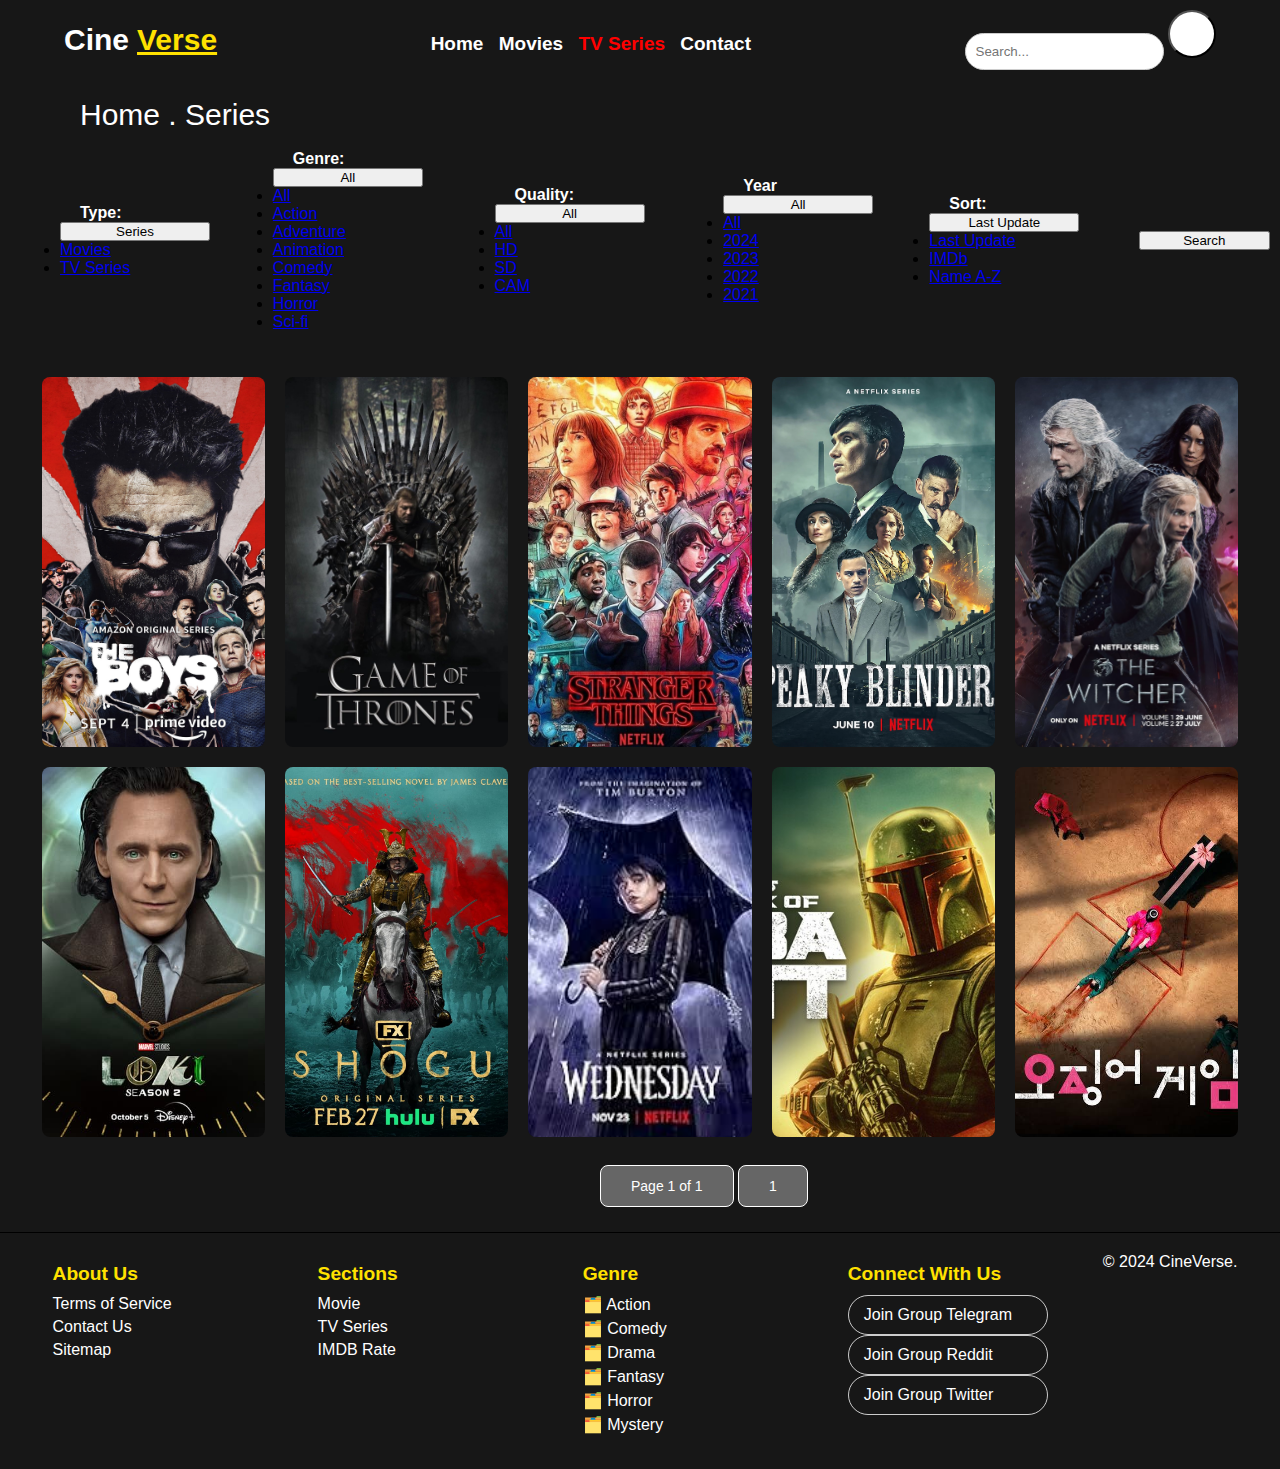
<file: series.html>
<!DOCTYPE html>
<html>
<head>
    <meta charset="utf-8">
    <meta name="viewport" content="width=device-width, initial-scale=1">
    <title>Series</title>
    <link rel="stylesheet" type="text/css" href="style.css">
    <link rel="stylesheet" href="video.css">
    <link href="https://cdn.jsdelivr.net/npm/bootstrap@5.0.2/dist/css/bootstrap.min.css" rel="stylesheet" integrity="sha384-EVSTQN3/azprG1Anm3QDgpJLIm9Nao0Yz1ztcQTwFspd3yD65VohhpuuCOmLASjC" crossorigin="anonymous">
    <link rel="stylesheet" href="https://cdnjs.cloudflare.com/ajax/libs/font-awesome/6.5.2/css/all.min.css" integrity="sha512-SnH5WK+bZxgPHs44uWIX+LLJAJ9/2PkPKZ5QiAj6Ta86w+fsb2TkcmfRyVX3pBnMFcV7oQPJkl9QevSCWr3W6A==" crossorigin="anonymous" referrerpolicy="no-referrer" />
    <link rel="stylesheet" href="https://cdn.jsdelivr.net/npm/swiper@11/swiper-bundle.min.css" />
    <script src="https://cdn.jsdelivr.net/npm/bootstrap@5.0.2/dist/js/bootstrap.bundle.min.js" integrity="sha384-MrcW6ZMFYlzcLA8Nl+NtUVF0sA7MsXsP1UyJoMp4YLEuNSfAP+JcXn/tWtIaxVXM" crossorigin="anonymous"></script>
    <script src="https://cdn.jsdelivr.net/npm/@popperjs/core@2.10.2/dist/umd/popper.min.js"></script>
</head>
<body>
    <section>

        <nav>
            
            <div class="logo">
                <a href="index.html">
                    <h1>Cine<span>Verse</span></h1>
                </a>
                
            </div>

            <div class="right">
                
                <ul>
                    <li><a href="index.html" id="home-link">Home</a></li>
                    <li><a href="movies.html" id="movies-link"> Movies</a></li>
                    <li><a href="series.html" id="series-link">TV Series</a></li>
                    <!-- <li><a href="#">Cartoons</a></li> -->
                    <li><a href="contact.html" id="contact-link">Contact</a></li>
                </ul>

            </div>
            <div class="search">
            <input type="text" placeholder="Search...">
            <button type="submit"><i class="fa-solid fa-magnifying-glass"></i></button>
            </div>

        </nav>
        <div class="title1">
             Home  .  Series
        </div>
        <br>
         <!-- 1 -->
         <div class="dropdown-container">
             
         
        <div class="dropdown">
            <span class="dropdown-label">Type:</span>
            <button class="btn btn-secondary dropdown-toggle custom-btn" type="button" id="dropdownMenuButton1" data-bs-toggle="dropdown" aria-expanded="false">
                <span id="selectedType">Series</span>
            </button>
            <ul class="dropdown-menu" aria-labelledby="dropdownMenuButton1">
                <li><a class="dropdown-item" href="#" onclick="selectItem('Type', 'Movies')">Movies</a></li>
                <li><a class="dropdown-item" href="#" onclick="selectItem('Type', 'TV Series')">TV Series</a></li>
            </ul>
        </div>
            <!-- 2 -->
        <div class="dropdown">
            <span class="dropdown-label">Genre:</span>
            <button class="btn btn-secondary dropdown-toggle custom-btn" type="button" id="dropdownMenuButton2" data-bs-toggle="dropdown" aria-expanded="false">
                <span id="selectedgenre">All</span>
            </button>
            <ul class="dropdown-menu" aria-labelledby="dropdownMenuButton1">
                <li><a class="dropdown-item" href="#" onclick="selectItem('genre', 'All')">All</a></li>
                <li><a class="dropdown-item" href="#" onclick="selectItem('genre', 'Action')">Action</a></li>
                <li><a class="dropdown-item" href="#" onclick="selectItem('genre', 'Adventure')">Adventure</a></li>
                <li><a class="dropdown-item" href="#" onclick="selectItem('genre', 'Animation')">Animation</a></li>
                <li><a class="dropdown-item" href="#" onclick="selectItem('genre', 'Comedy')">Comedy</a></li>
                <li><a class="dropdown-item" href="#" onclick="selectItem('genre', 'Fantasy')">Fantasy</a></li>
                <li><a class="dropdown-item" href="#" onclick="selectItem('genre', 'Horror')">Horror</a></li>
                <li><a class="dropdown-item" href="#" onclick="selectItem('genre', 'Sci-fi')">Sci-fi</a></li>
            </ul>
        </div>
            <!-- 3 -->
            <div class="dropdown">
            <span class="dropdown-label">Quality:</span>
            <button class="btn btn-secondary dropdown-toggle custom-btn" type="button" id="dropdownMenuButton3" data-bs-toggle="dropdown" aria-expanded="false">
                <span id="selectedquality">All</span>
            </button>
            <ul class="dropdown-menu" aria-labelledby="dropdownMenuButton1">
                <li><a class="dropdown-item" href="#" onclick="selectItem('quality', 'All')">All</a></li>
                <li><a class="dropdown-item" href="#" onclick="selectItem('quality', 'HD')">HD</a></li>
                <li><a class="dropdown-item" href="#" onclick="selectItem('quality', 'SD')">SD</a></li>
                <li><a class="dropdown-item" href="#" onclick="selectItem('quality', 'CAM')">CAM</a></li>

            </ul>
        </div>
            <!-- 4 -->
            <div class="dropdown">
            <span class="dropdown-label">Year</span>
            <button class="btn btn-secondary dropdown-toggle custom-btn" type="button" id="dropdownMenuButton4" data-bs-toggle="dropdown" aria-expanded="false">
                <span id="selectedyear">All</span>
            </button>
            <ul class="dropdown-menu" aria-labelledby="dropdownMenuButton1">
                <li><a class="dropdown-item" href="#" onclick="selectItem('year', 'All')">All</a></li>
                <li><a class="dropdown-item" href="#" onclick="selectItem('year', '2024')">2024</a></li>
                <li><a class="dropdown-item" href="#" onclick="selectItem('year', '2023')">2023</a></li>
                <li><a class="dropdown-item" href="#" onclick="selectItem('year', '2022')">2022</a></li>
                <li><a class="dropdown-item" href="#" onclick="selectItem('year', '2021')">2021</a></li>
            </ul>
        </div>
            <!-- 5
             -->
            <div class="dropdown">
            <span class="dropdown-label">Sort:</span>
            <button class="btn btn-secondary dropdown-toggle custom-btn" type="button" id="dropdownMenuButton5" data-bs-toggle="dropdown" aria-expanded="false">
                <span id="selectedsort">Last Update</span>
            </button>
            <ul class="dropdown-menu" aria-labelledby="dropdownMenuButton1">
                <li><a class="dropdown-item" href="#" onclick="selectItem('sort', 'Last Update')"><i class="fa-regular fa-clock"></i> Last Update</a></li>
                <li><a class="dropdown-item" href="#" onclick="selectItem('sort', 'IMDb')"><i class="fa-solid fa-chart-area"></i> IMDb</a></li>
                <li><a class="dropdown-item" href="#" onclick="selectItem('sort', 'Name A-Z')"><i class="fa-solid fa-arrow-down-a-z"></i> Name A-Z</a></li>
            </ul>
        </div>
        
        <button class="btn btn-primary custom-btn search2" type="button">Search <i class="fa-solid fa-magnifying-glass"></i></button>
        </div>
        <br><br>


        <div class="second">
        <div class="latest">
            

            <div class="box">
                <div class="card">
                    <div class="details">
                        <div class="left">
                            <p class="name">The Boys</p>
                            <div class="data_quality">
                                <p class="quality">HD</p>
                                <p class="data">2019</p>
                            </div>
                            <p class="category">Action/Drama</p>
                            <div class="info">
                                <div class="rate">
                                    <i class="fa-solid fa-star"></i>
                                    <p>9.1</p>
                                </div>
                                <div class="time">
                                    <i class="fa-solid fa-tv"></i>
                                    <p>SS 4/EPS 07</p>
                                </div>
                            </div>
                        </div>
                        <div class="right">
                            <a href="theboys.html"><i class="fa-solid fa-play"></i></a>
                        </div>
                    </div>
                    <img src="movie/18.jpeg">
                </div>
                <div class="card">
                    <div class="details">
                        <div class="left">
                            <p class="name">Game of Throne</p>
                            <div class="data_quality">
                                <p class="quality">HD</p>
                                <p class="data">2011</p>
                            </div>
                            <p class="category">Action/Drama</p>
                            <div class="info">
                                <div class="rate">
                                    <i class="fa-solid fa-star"></i>
                                    <p>9.1</p>
                                </div>
                                <div class="time">
                                    <i class="fa-solid fa-tv"></i>
                                    <p>SS 8/EPS 07</p>
                                </div>
                            </div>
                        </div>
                        <div class="right">
                            <a href="theboys.html"><i class="fa-solid fa-play"></i></a>
                        </div>
                    </div>
                    <img src="movie/31.jpg">
                </div>
                <div class="card">
                    <div class="details">
                        <div class="left">
                            <p class="name">Stranger Things</p>
                            <div class="data_quality">
                                <p class="quality">HD</p>
                                <p class="data">2016</p>
                            </div>
                            <p class="category">Horror/Drama</p>
                            <div class="info">
                                <div class="rate">
                                    <i class="fa-solid fa-star"></i>
                                    <p>9.0</p>
                                </div>
                                <div class="time">
                                    <i class="fa-solid fa-tv"></i>
                                    <p>SS 4/EPS 09</p>
                                </div>
                            </div>
                        </div>
                        <div class="right">
                            <a href="theboys.html"><i class="fa-solid fa-play"></i></a>
                        </div>
                    </div>
                    <img src="movie/image13.jpg">
                </div>
                <div class="card">
                    <div class="details">
                        <div class="left">
                            <p class="name">Peaky Blinders</p>
                            <div class="data_quality">
                                <p class="quality">HD</p>
                                <p class="data">2013</p>
                            </div>
                            <p class="category">Drama</p>
                            <div class="info">
                                <div class="rate">
                                    <i class="fa-solid fa-star"></i>
                                    <p>9.5</p>
                                </div>
                                <div class="time">
                                    <i class="fa-solid fa-tv"></i>
                                    <p>SS 6/EPS 06</p>
                                </div>
                            </div>
                        </div>
                        <div class="right">
                            <a href="theboys.html"><i class="fa-solid fa-play"></i></a>
                        </div>
                    </div>
                    <img src="movie/45.jpg">
                </div>
                <div class="card">
                    <div class="details">
                        <div class="left">
                            <p class="name">The Witcher</p>
                            <div class="data_quality">
                                <p class="quality">HD</p>
                                <p class="data">2019</p>
                            </div>
                            <p class="category">Action/Drama</p>
                            <div class="info">
                                <div class="rate">
                                    <i class="fa-solid fa-star"></i>
                                    <p>9.1</p>
                                </div>
                                <div class="time">
                                    <i class="fa-solid fa-tv"></i>
                                    <p>SS 3/EPS 08</p>
                                </div>
                            </div>
                        </div>
                        <div class="right">
                            <a href="theboys.html"><i class="fa-solid fa-play"></i></a>
                        </div>
                    </div>
                    <img src="movie/22.jpg">
                </div>








            </div>
            <!-- ---------------------------- -->
            <div class="box">
                <div class="card">
                    <div class="details">
                        <div class="left">
                            <p class="name">Loki</p>
                            <div class="data_quality">
                                <p class="quality">HD</p>
                                <p class="data">2021</p>
                            </div>
                            <p class="category">Action</p>
                            <div class="info">
                                <div class="rate">
                                    <i class="fa-solid fa-star"></i>
                                    <p>9.1</p>
                                </div>
                                <div class="time">
                                    <i class="fa-solid fa-tv"></i>
                                    <p>SS 2/EPS 07</p>
                                </div>
                            </div>
                        </div>
                        <div class="right">
                            <a href="theboys.html"><i class="fa-solid fa-play"></i></a>
                        </div>
                    </div>
                    <img src="movie/20.jpg">
                </div>
                <div class="card">
                    <div class="details">
                        <div class="left">
                            <p class="name">Shōgun</p>
                            <div class="data_quality">
                                <p class="quality">HD</p>
                                <p class="data">2024</p>
                            </div>
                            <p class="category">Drama</p>
                            <div class="info">
                                <div class="rate">
                                    <i class="fa-solid fa-star"></i>
                                    <p>9.1</p>
                                </div>
                                <div class="time">
                                    <i class="fa-solid fa-tv"></i>
                                    <p>SS 1/EPS 10</p>
                                </div>
                            </div>
                        </div>
                        <div class="right">
                            <a href="theboys.html"><i class="fa-solid fa-play"></i></a>
                        </div>
                    </div>
                    <img src="movie/29.jpg">
                </div>
                <div class="card">
                    <div class="details">
                        <div class="left">
                            <p class="name">Wednesday</p>
                            <div class="data_quality">
                                <p class="quality">HD</p>
                                <p class="data">2022</p>
                            </div>
                            <p class="category">Horror</p>
                            <div class="info">
                                <div class="rate">
                                    <i class="fa-solid fa-star"></i>
                                    <p>9.1</p>
                                </div>
                                <div class="time">
                                    <i class="fa-solid fa-tv"></i>
                                    <p>SS 1/EPS 08</p>
                                </div>
                            </div>
                        </div>
                        <div class="right">
                            <a href="theboys.html"><i class="fa-solid fa-play"></i></a>
                        </div>
                    </div>
                    <img src="movie/99.jpg">
                </div>
                <div class="card">
                    <div class="details">
                        <div class="left">
                            <p class="name">The Book of Boba Fett</p>
                            <div class="data_quality">
                                <p class="quality">HD</p>
                                <p class="data">2021</p>
                            </div>
                            <p class="category">Action</p>
                            <div class="info">
                                <div class="rate">
                                    <i class="fa-solid fa-star"></i>
                                    <p>8.0</p>
                                </div>
                                <div class="time">
                                    <i class="fa-solid fa-tv"></i>
                                    <p>SS 1/EPS 07</p>
                                </div>
                            </div>
                        </div>
                        <div class="right">
                            <a href="theboys.html"><i class="fa-solid fa-play"></i></a>
                        </div>
                    </div>
                    <img src="movie/15.jpeg">
                </div>
                <div class="card">
                    <div class="details">
                        <div class="left">
                            <p class="name">Squid Game</p>
                            <div class="data_quality">
                                <p class="quality">HD</p>
                                <p class="data">2021</p>
                            </div>
                            <p class="category">Thriller</p>
                            <div class="info">
                                <div class="rate">
                                    <i class="fa-solid fa-star"></i>
                                    <p>9.1</p>
                                </div>
                                <div class="time">
                                    <i class="fa-solid fa-tv"></i>
                                    <p>SS 1/EPS 09</p>
                                </div>
                            </div>
                        </div>
                        <div class="right">
                            <a href="theboys.html"><i class="fa-solid fa-play"></i></a>
                        </div>
                    </div>
                    <img src="movie/98.jpg">
                </div>

            








            </div>
            <!-- ---------------------------- -->
            
        </div>
        <br>
        <div class="next">
            <div class="btn1">Page 1 of 1</div>
            <div class="btn1">1</div>
        </div>
    </div>
    
    <footer id="footer">
    <div class="footer-section">
        <h2>About Us</h2>
        <a href="#" class="about">Terms of Service</a>
        <a href="#" class="about">Contact Us</a>
        <a href="#" class="about">Sitemap</a>
    </div>
    <div class="footer-section">
        <h2>Sections</h2>
        <a href="#">Movie</a>
        <a href="#">TV Series</a>
        <a href="#">IMDB Rate</a>
    </div> 
    <div class="footer-section">
        <h2>Genre</h2>
        <a href="#" class="about">🗂️ Action</a>
        <a href="#" class="about">🗂️ Comedy</a>
        <a href="#" class="about">🗂️ Drama</a>
        <a href="#" class="about">🗂️ Fantasy</a>
        <a href="#" class="about">🗂️ Horror</a>
        <a href="#" class="about">🗂️ Mystery</a>
    </div>
    <div class="footer-section">
        <h2>Connect With Us</h2>
        <div class="connect">
            <a href="#"><i class="fa-brands fa-telegram"></i>Join Group Telegram</a>
        </div>
        <div class="connect">
            <a href="#"><i class="fa-brands fa-reddit"></i>Join Group Reddit</a>
        </div>
        <div class="connect"> 
            <a href="#"><i class="fa-brands fa-twitter"></i>Join Group Twitter</a>
        </div>
    </div>
    <p>&copy; 2024 CineVerse.</p>
</footer>
    </section>
    












     <!-- Swiper JS -->
  <script src="https://cdn.jsdelivr.net/npm/swiper@11/swiper-bundle.min.js"></script>

  <!-- Initialize Swiper -->
  <script>
     function selectItem(type, text) {
            document.getElementById('selected' + type).textContent = text;
        }







     document.addEventListener("DOMContentLoaded", function() {
    // Get the current URL path
    const path = window.location.pathname;

    // Check if the current page is the home page
    if (path === "/" || path.endsWith("index.html")) {
        document.getElementById("home-link").classList.add("active");
    } else if (path.endsWith("movies.html")) {
        document.getElementById("movies-link").classList.add("active");
    } else if (path.endsWith("series.html")) {
        document.getElementById("series-link").classList.add("active");
    }
});







    var swiper = new Swiper(".mySwiper", {
      slidesPerView: 1,
      spaceBetween: 30,
      loop: true,
      pagination: {
        el: ".swiper-pagination",
        clickable: true,
      },
      navigation: {
        nextEl: ".swiper-button-next",
        prevEl: ".swiper-button-prev",
      },
    });
  </script>

</body>
</html>
</file>
<file: style.css>
/**{
	margin: 0;
	padding: 0;
	box-sizing: border-box;
	font-family: sans-serif;
}
 nav{
	width: 100%;
	display: flex;
	align-items: center;
	justify-content: space-between;
	padding: 10px 5% 8px 5%;
	margin-bottom: 20px;
	background: #171717;

}
 nav .logo h1{
	font-size: 25px;
	color: #fff;
	cursor: pointer;

}
 nav .logo h1 span{
	color: #ffe100;
	margin-left: 8px;
	text-decoration: underline;

}
 nav .right ul{
	list-style: none;

}
 nav .right ul li{
	display: inline-block;
	margin: 0 5px;
}
 nav .right ul li a.active{
	color: red;
}
 nav .right ul li a{
	color: #fff;
	text-decoration: none;
	transition: 0.5s;

}
 nav .right ul li a:hover{
	color: #ffe100;
}
section{
	width: 100%;
	height: 100vh;
	background: #171717;

}
section nav{
	width: 100%;
	display: flex;
	align-items: center;
	justify-content: space-between;
	padding: 10px 5% 8px 5%;
	margin-bottom: 20px;
	background: #171717;

}
section nav .logo h1{
	font-size: 25px;
	color: #fff;
	cursor: pointer;

}
section nav .logo h1 span{
	color: #ffe100;
	margin left: 8px;
	text-decoration: underline;

}
section nav .right ul{
	list-style: none;

}
section nav .right ul li{
	display: inline-block;
	margin: 0 5px;
}
section nav .right ul li a.active{
	color: red;
}
section nav .right ul li a{
	color: #fff;
	text-decoration: none;
	transition: 0.5s;

}
section nav .right ul li a:hover{
	color: #ffe100;
}




    .swiper {
      width: 95%;
      height: 85%;
      border-radius: 20px;
      overflow: hidden;
    }

    .swiper::selection{
    	user-select: none;
    }

    .swiper-slide {
      text-align: center;
      font-size: 18px;
      background: #fff;
      display: flex;
      justify-content: center;
      align-items: center;
    }

    .swiper-slide .image .black{
    	width: 100%;
    	height: 100%;
    	position: absolute;
    	background: linear-gradient(to bottom, rgba(0, 0, 0, 0.0),rgba(0, 0, 0, 0.9));
    }

    .swiper-slide .image .black h1{
    	font-size: 30px;
    	text-align: left;
    	position: relative;
    	top: 55%;
    	left: 5%;
    	color: #fff;
    }

    .swiper-slide .image .black .star{
    	color: #ffd500;
    	text-align: left;
    	font-size: 16px;
    	margin: 10px 0;
    	position: relative;
    	top: 55%;
    	left: 5%;
    }

    .swiper-slide .image .black p{
    	width: 550px;
    	text-align: justify;
    	font-size: 16px;
    	color: #cccccc;
    	margin: 10px 0;
    	position: relative;
    	top: 55%;
    	left: 5%;
    	line-height: 23px;
    	font-family: sans-serif;
    }

    .swiper-slide .image .black .genre{
    	text-align: left;
    	font-size: 16px;
    	margin: 13px 0;
    	position: relative;
    	top: 55%;
    	left: 5%;
    }

    .swiper-slide .image .black .genre a.category{
    	background: #282931;
    	text-decoration: none;
    	color: #cccccc;
    	padding: 2px 7px;
    }

    .swiper-slide .image .black .genre a.category span{
    	color: #ffe100;
    }

    .swiper-slide .image .black .watch{
    	width: 700px;
    	text-align: left;
    	display: flex;
    	font-size: 16px;
    	margin: 10px 0;
    	position: relative;
    	top: 55%;
    	left: 5%;

    }

    .swiper-slide .image .black .watch i{
    	width: 40px;
    	height: 40px;
    	line-height: 40px;
    	font-size: 20px;
    	text-align: center;
    	background-color: #ffe100;
    	border-radius: 50%;
    	cursor: pointer;
    }

    .swiper-slide .image .black .watch p{
    	position: relative;
    	left: 15px;
    	font-family: sans-serif;
    }

    .swiper-slide img {
      display: block;
      width: 100%;
      height: 100%;
      object-fit: cover;
    }

    .swiper {
      margin-left: auto;
      margin-right: auto;
    }



 /*--------------------------*/
/* .second{
 	width: 100%;
 	height: auto;
 	margin: 0 auto;
 	padding-bottom: 25px;
 	background: #171717;

 }

 .second .latest{
 	width: 95%;
 	margin: 0 auto;

 }

 .second .latest .title{
 	margin-left: 700px;
 	font-size: 40px;
 }


 .second .latest h1{
 	font-size: 20px;
 	color: #fff;
 	margin-bottom: 20px;

 }

 .second .latest .box{
 	display: flex;
 	align-items: center;
 	justify-content: space-between;
 }

.second .latest .box .card{
	width: 250px;
	height: 370px;
	margin: 10px;
	overflow: hidden;
	border-radius: 8px;
	position: relative;
}

.second .latest .box .card .details{
	width: 250px;
	height: 0px;
	overflow: hidden;
	position: absolute;
	bottom: 0;
	border-radius: 8px;
	transition: height 0.4s;
	opacity: 0;
}

.second .latest .box .card:hover .details{
	opacity: 1;
	background: linear-gradient(to bottom,rgba(0, 0, 0, 0.0), rgba(0, 0, 0, 0.7));
	height: 370px;
}

.second .latest .box .card .details .left{
	position: absolute;
	bottom: 0;
	color: #fff;
}

.second .latest .box .card .details .left p.name{
	width: 100%;
	font-size: 20px;
	font-weight: bold;
	margin-left: 10px;
	margin-bottom: 10px;
}

.second .latest .box .card .details .left .data_quality{
	display: flex;
	align-items: center;
}

.second .latest .box .card .details .left .data_quality p.quality{
	width: 30px ;
	font-size: 13px;
	background: #ffe100;
	color: #282931;
	margin-left: 10px;
	margin-bottom: 8px;
	text-align: center;
	font-weight: bold;
}

.second .latest .box .card .details .left .data_quality p.data{
	color: #fff;
	font-size: 15px;
	font-weight: bold;
	text-align: left;
	margin-left: 10px;
	margin-bottom: 8px;

}

.second .latest .box .card .details .left p.category{
	margin-left: 10px;
	font-size: 13px;
	margin-bottom: 8px;
}

.second .latest .box .card .details .left .info{
	display: flex;
	align-items: center;
	margin-bottom: 10px;
}
.second .latest .box .card .details .left .info{
	display: flex;
	align-items: center;
	margin-bottom: 10px;
}
.second .latest .box .card .details .left .info .rate{
	display: flex;
	align-items: center;
	margin-left: 10px;
	margin-right: 10px;
}
.second .latest .box .card .details .left .info i{
	font-size: 12px;
	color: #ffd500;
	margin-right: 5px;
}
.second .latest .box .card .details .left .info .rate p{
	font-size: 12px;

}
.second .latest .box .card .details .left .info .time{
	display: flex;
	align-items: center;
}
.second .latest .box .card .details .left .info .time i{
	font-size: 12px;
	color: #ffe500;
	margin-right: 5px;
}
.second .latest .box .card .details .left .info .time p{
	font-size: 12px;
	margin-left: 5px;
}
.second .latest .box .card .details .right{
	position: absolute;
	right: 0;
	bottom: 0;
	color: #fff;
	transform: translateX(100px);
	transition: 0.4s;
	opacity: 0;
}
.second .latest .box .card:hover .details .right{
	opacity: 1;
	transform: translateX(0);
}
.second .latest .box .card .details .right i{
	width: 40px;
	height: 40px;
	line-height: 40px;
	font-size: 20px;
	text-align: center;
	background-color: #ffe100;
	border-radius: 50%;
	cursor: pointer;
	color: #282931;
	margin: 0 10px 8px 0;
}
.second .latest .box .card img{
	width: 100%;
	height: 100%;
	object-fit: cover;
	object-position: center;
}




 img{
 	width: 200px;
 }

.second .latest .btn{
	display: inline-block;
	padding: 12px 30px;
	background-color: #333;
	color: #fff;
	margin-left: 640px;

	text-decoration: none;
	border-radius: 5px;
	transition: 0.4s;
}
.btn:hover{
	background-color: #555;
}
        .search input {
            padding: 10px;
            border-radius: 30px;
            border: 1px solid #ccc;
        }

        .search button {
            padding: 10px;
            border: none;
            border-radius: 30px;
            background-color: #fff;
            color: #444;
            font-weight: bold;
            margin-left: 10px;
        }

        .dropdown {
            margin-left: 10px;
        }
        .think{
        	margin-left: 400px;
        	color: white;
        	font-size: 30px;
        }
        .emoji{
        	font-size: 60px;
        	margin-left: 300px;
        	color: yellow;
        	cursor: pointer;
        }
        .comment{
        	margin-left: 40px;
        	color: white;
        	font-size: 30px;
        }*/






* {
    margin: 0;
    padding: 0;
    box-sizing: border-box;
    font-family: sans-serif;
}
nav .logo a{
    text-decoration: none;
}

nav, section nav {
    width: 100%;
    display: flex;
    align-items: center;
    justify-content: space-between;
    padding: 10px 5% 8px 5%;
    margin-bottom: 20px;
    background: #171717;
}

nav .logo h1, section nav .logo h1 {
    font-size: 30px;
    color: #fff;
    cursor: pointer;
    font-weight: bold;
}

nav .logo h1 span, section nav .logo h1 span {
    color: #ffe100;
    margin-left: 8px;
    text-decoration: underline;
}

nav .right ul, section nav .right ul {
		margin-top: 7px;
    list-style: none;
   font-weight: bold;
   font-size: 19px;
}

nav .right ul li, section nav .right ul li {
    display: inline-block;
    margin: 0 5px;
}

nav .right ul li a.active, section nav .right ul li a.active {
    color: red;
}

nav .right ul li a, section nav .right ul li a {
    color: #fff;
    text-decoration: none;
    transition: 0.5s;
}

nav .right ul li a:hover, section nav .right ul li a:hover {
    color: #ffe100;
}

section {
    width: 100%;
    height: 100vh;
   	background: #171717;
}

/* Swiper and other classes */
.swiper {
    width: 95%;
    height: 85%;
    border-radius: 20px;
    overflow: hidden;
}

.swiper::selection {
    user-select: none;
}

.swiper-slide {
    text-align: center;
    font-size: 18px;
    background: #fff;
    display: flex;
    justify-content: center;
    align-items: center;
}

.swiper-slide .image .black {
    width: 100%;
    height: 100%;
    position: absolute;
    background: linear-gradient(to bottom, rgba(0, 0, 0, 0.0), rgba(0, 0, 0, 0.9));
}

.swiper-slide .image .black h1 {
    font-size: 30px;
    text-align: left;
    position: relative;
    top: 55%;
    left: 5%;
    color: #fff;
}

.swiper-slide .image .black .star {
    color: #ffd500;
    text-align: left;
    font-size: 16px;
    margin: 10px 0;
    position: relative;
    top: 55%;
    left: 5%;
}

.swiper-slide .image .black p {
    width: 550px;
    text-align: justify;
    font-size: 16px;
    color: #cccccc;
    margin: 10px 0;
    position: relative;
    top: 55%;
    left: 5%;
    line-height: 23px;
    font-family: sans-serif;
}

.swiper-slide .image .black .genre {
    text-align: left;
    font-size: 16px;
    margin: 13px 0;
    position: relative;
    top: 55%;
    left: 5%;
}

.swiper-slide .image .black .genre a.category {
    background: #282931;
    text-decoration: none;
    color: #cccccc;
    padding: 2px 7px;
}

.swiper-slide .image .black .genre a.category span {
    color: #ffe100;
}

.swiper-slide .image .black .watch {
    width: 700px;
    text-align: left;
    display: flex;
    font-size: 16px;
    margin: 10px 0;
    position: relative;
    top: 55%;
    left: 5%;
}

.swiper-slide .image .black .watch i {
    width: 40px;
    height: 40px;
    line-height: 40px;
    font-size: 20px;
    text-align: center;
    background-color: #ffe100;
    border-radius: 50%;
    cursor: pointer;
}

.swiper-slide .image .black .watch p {
    position: relative;
    left: 15px;
    font-family: sans-serif;
}

.swiper-slide img {
    display: block;
    width: 100%;
    height: 100%;
    object-fit: cover;
}

.swiper {
    margin-left: auto;
    margin-right: auto;
}

.second {
    width: 100%;
    height: auto;
    margin: 0 auto;
    padding-bottom: 25px;
    background: #171717;
}
.second h3{
    padding-top: 25px;
    color: #fff;
   
    margin-left: 50px;
}

.second .latest {
    width: 95%;
    margin: 0 auto;
}

.second .latest .title {
    margin-left: 700px;
    font-size: 40px;
}

.second .latest h1 {
    font-size: 20px;
    color: #fff;
    margin-bottom: 20px;
}

.second .latest .box {
    display: flex;
    align-items: center;
    justify-content: space-between;
}

.second .latest .box .card {
    width: 250px;
    height: 370px;
    margin: 10px;
    overflow: hidden;
    border-radius: 8px;
    position: relative;
}

.second .latest .box .card .details {
    width: 250px;
    height: 0px;
    overflow: hidden;
    position: absolute;
    bottom: 0;
    border-radius: 8px;
    transition: height 0.4s;
    opacity: 0;
}

.second .latest .box .card:hover .details {
    opacity: 1;
    background: linear-gradient(to bottom, rgba(0, 0, 0, 0.0), rgba(0, 0, 0, 0.7));
    height: 370px;
}

.second .latest .box .card .details .left {
    position: absolute;
    bottom: 0;
    color: #fff;
}

.second .latest .box .card .details .left p.name {
    width: 100%;
    font-size: 20px;
    font-weight: bold;
    margin-left: 10px;
    margin-bottom: 10px;
}

.second .latest .box .card .details .left .data_quality {
    display: flex;
    align-items: center;
}

.second .latest .box .card .details .left .data_quality p.quality {
    width: 30px;
    font-size: 13px;
    background: #ffe100;
    color: #282931;
    margin-left: 10px;
    margin-bottom: 8px;
    text-align: center;
    font-weight: bold;
}

.second .latest .box .card .details .left .data_quality p.data {
    color: #fff;
    font-size: 15px;
    font-weight: bold;
    text-align: left;
    margin-left: 10px;
    margin-bottom: 8px;
}

.second .latest .box .card .details .left p.category {
    margin-left: 10px;
    font-size: 13px;
    margin-bottom: 8px;
}

.second .latest .box .card .details .left .info {
    display: flex;
    align-items: center;
    margin-bottom: 10px;
}

.second .latest .box .card .details .left .info .rate {
    display: flex;
    align-items: center;
    margin-left: 10px;
    margin-right: 10px;
}

.second .latest .box .card .details .left .info i {
    font-size: 12px;
    color: #ffd500;
    margin-right: 5px;
    margin-bottom: 17px;
}

.second .latest .box .card .details .left .info .rate p {
    font-size: 12px;
}

.second .latest .box .card .details .left .info .time {
    display: flex;
    align-items: center;
}

.second .latest .box .card .details .left .info .time i {
    font-size: 12px;
    color: #ffe500;
    margin-right: 5px;
}

.second .latest .box .card .details .left .info .time p {
    font-size: 12px;
    margin-left: 5px;
}

.second .latest .box .card .details .right {
    position: absolute;
    right: 0;
    bottom: 0;
    color: #fff;
    transform: translateX(100px);
    transition: 0.4s;
    opacity: 0;
}

.second .latest .box .card:hover .details .right {
    opacity: 1;
    transform: translateX(0);
}

.second .latest .box .card .details .right i {
    width: 40px;
    height: 40px;
    line-height: 40px;
    font-size: 20px;
    text-align: center;
    background-color: #ffe100;
    border-radius: 50%;
    cursor: pointer;
    color: #282931;
    margin: 0 10px 20px 0;
}

.second .latest .box .card img {
    width: 100%;
    height: 100%;
    object-fit: cover;
    object-position: center;
}

img {
    width: 200px;
}

.second .latest .btn {
    display: inline-block;
    padding: 12px 30px;
    background-color: #333;
    color: #fff;
    margin-left: 640px;
    text-decoration: none;
    border-radius: 5px;
    transition: 0.4s;
}

.btn:hover {
    background-color: #555;
}

.search input {
    padding: 10px;
    border-radius: 90px;
    border: 1px solid #ccc;
}

.search button {
    /*padding: 10px;
    border: none;
    border-radius: 50px;
    background-color: #fff;
    color: #444;
    font-weight: bold;
    margin-left: 10px;*/
     width: 48px;
    height: 48px;
 
    text-align: center;
    background-color: #fff;
    border-radius: 50%;
    cursor: pointer;
}

.dropdown {
    margin-left: 10px;
}

.think {
    margin-left: 400px;
    color: white;
    font-size: 30px;
}

.emoji {
    font-size: 40px;
    margin-left: 350px;
    color: yellow;
    cursor: pointer;
}
.emoji i{
    margin-right: 10px;
}

.comment {
    margin-left: 40px;
    color: white;
    font-size: 30px;
}
.comment1{
    margin-left: 40px;
    color: #fff;
    font-size: 20px;
}
/*.search2{

    padding: 10px;
    border-radius: 90px;
    border: 1px solid #ccc;
}*/
.search2 input[type="text"] {
            width: 800px; /* Increase the width to make the search bar longer */
            padding: 10px 30px;
            border: 2px solid #ccc;
            border-radius: 25px;
            font-size: 16px;
            transition: border-color 0.3s, box-shadow 0.3s;
        }
.title{
	padding-left: 80px;
	color: #fff;
    background-color: #31363F;
	font-size: 30px;
}
.title1{
    margin-left: 80px;
    color: #fff;
    font-size: 30px;
}
/*.title h3{
    margin-left: 50px;
    padding: 10px;
}*/
.dropdown-container{
	display: flex;
	margin-left: 50px;
}

.dropdown {
            position: relative;
            display: inline-block;
        }

.custom-btn {
            width: 150px;
        }
        .dropdown-container {
            display: flex;
            align-items: center;
            gap: 10px;
        }
        .dropdown-label {
            margin-left: 20px;
            color: white;
            font-weight: bold;
            margin-right: 5px;
        }
        .search2{
            margin-left: 20px;
        }

        .title3{
            font-size: 19px;
        }
        .connect1{
            display: flex;

        }
        .connect2{

            padding: 5px;
    border-radius: 10px;
    border: 1px solid #ccc;
    margin-right: 10px;
    background-color: #fff;
    
        }
        .connect2 a{
            text-decoration: none;
            font-size: 20px;
            color: black;
        }
        .connect2 i{
            font-size: 19px;
            color: black;
        }
        .connect2:hover{
           
            background-color: #DC6B19;
        }


        .connect2 .fa-brands {

            margin-right: 10px;
          
        }
        .next{
            margin-left: 600px;
        }
        .btn1{

    font-size: 14px;
    display: inline-block;
    padding: 12px 30px;
    background-color: #666;
    color: #fff;
    border: 1px solid white;
    text-decoration: none;
    border-radius: 8px;
}


.comment-section {
            margin-top: 20px;
        }
        .comment-header {
            font-size: 24px;
            color: #fff;
            font-weight: bold;
            margin-bottom: 10px;
        }
        .comment-input {
            width: 100%;
            margin-bottom: 20px;
        }
        .comment-list {
            list-style-type: none;
            padding: 0;
        }
        /*.comment-item {
            background-color: #f8f9fa;
            padding: 10px;
            margin-bottom: 10px;
            border-radius: 5px;
        }
        .delete-btn {
            background: none;
            border: none;
            color: red;
            font-size: 16px;
            cursor: pointer;
        }*/
         .comment-item {
            background-color: #f8f9fa;
            padding: 10px;
            margin-bottom: 10px;
            border-radius: 5px;
            display: flex;
            justify-content: space-between;
            align-items: center;
        }
        .delete-btn {
            background: none;
            border: none;
            color: red;
            font-size: 16px;
            cursor: pointer;
</file>
<file: video.css>
.v1{
    
    width: 20vw;
    height: 120vh;
    /* border: 1px solid red; */
    padding-left: 30px;
    /* color:black; */
    /* display: flex; */
}
#forv1{
    width: 25vw;
    height: 120vh;
    /*border: 1px solid black;*/
    display: flex;
    background: #222831;
    font-size: 15px;
}
#v0{
    width: 100%;
    height: 5vh;
    /* border: 1px solid black; */
    /* border-width:3px; */
    color:white;
    font-size: larger;
    padding-left: 20px;
    padding-bottom: 80px;
    background:#171717;



}
.v2{
    margin-left: 50px;
}
#text1{
    font-size:x-large;
    font-family: 'Times New Roman', Times, serif;
    color: white;


}
#tx{
    color:white;
}
#revandtime{
    display: flex;
    color: white;

}
#revandtime1 {
    color: #999;
    text-align: left;
}
 #video{
   /* border: 1px solid black;*/
    width: 90vw;
    height: 80vh;
    /* display: flex; */
    /* margin-bottom: 80px; */
    /* margin-right: 40%; */
    background: #171717;
}
.video1{
    height: 35vh;
    background: #31363F;
}
#Main{
    /* border: 1px solid black; */
    width: 100%;
    height:120vh;
    display: flex;
    background: #31363F;

}
body{
    background: #171717;
}
#footer {
            width: 100%;
            padding: 20px;
            background: #171717;
            color: white;
            display: flex;
            justify-content: space-around;
            flex-wrap: wrap;
            border-top: 1px solid black;
        }

        .footer-section {
            width: 200px;
            margin: 10px;
        }

        .footer-section h2 {
            font-size: larger;
            font-weight: bold;
            font-family: sans-serif;
            margin-bottom: 10px;
            color: #ffe100;
        }

        .footer-section a {
            display: block;
            text-decoration: none;
            color: #fff;
            margin: 5px 0;
        }.footer-section a:hover{
            color: #DC6B19;
        }
        .connect{
            padding: 5px;
    border-radius: 90px;
    border: 1px solid #ccc;

        }
        .connect .fa-brands {

            margin-right: 10px;
          
        }
       .btn-primary {
            
            margin-left: 10px;
            margin-right: 10px;
            
        }
</file>
